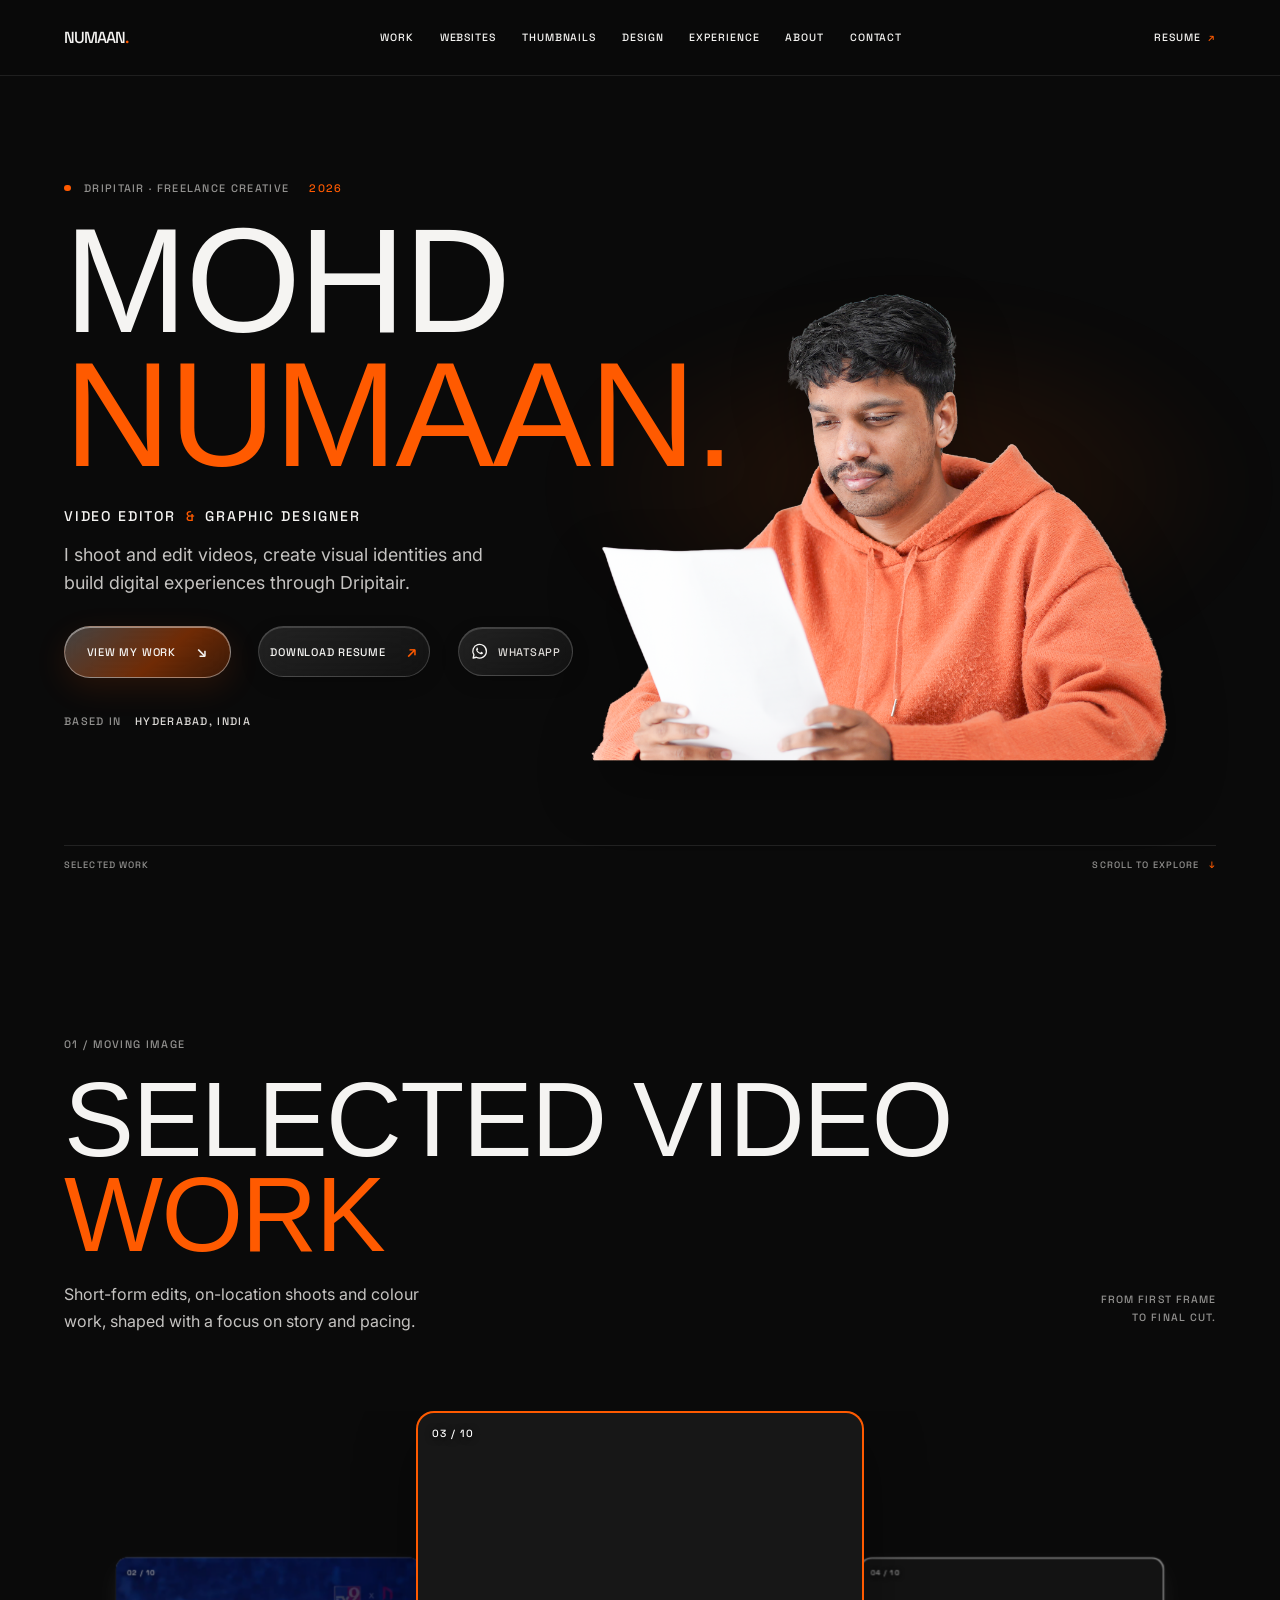
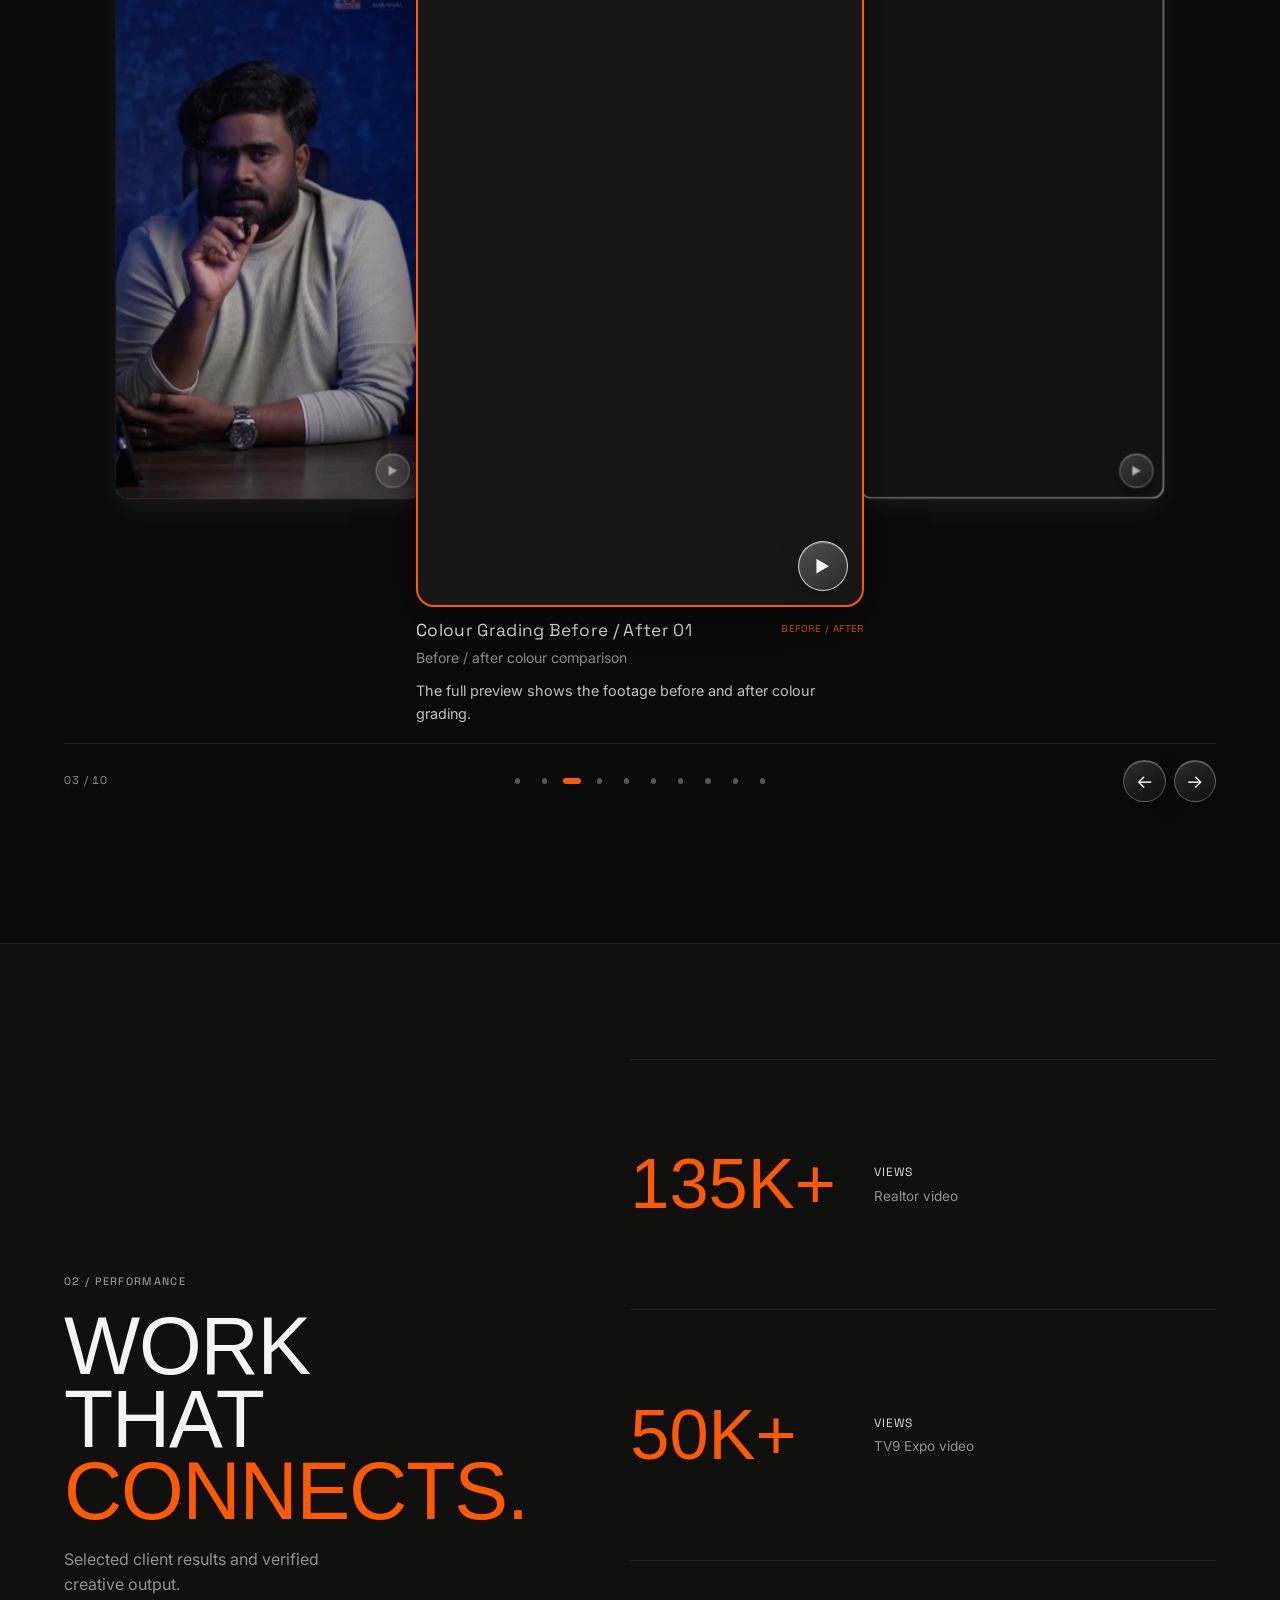
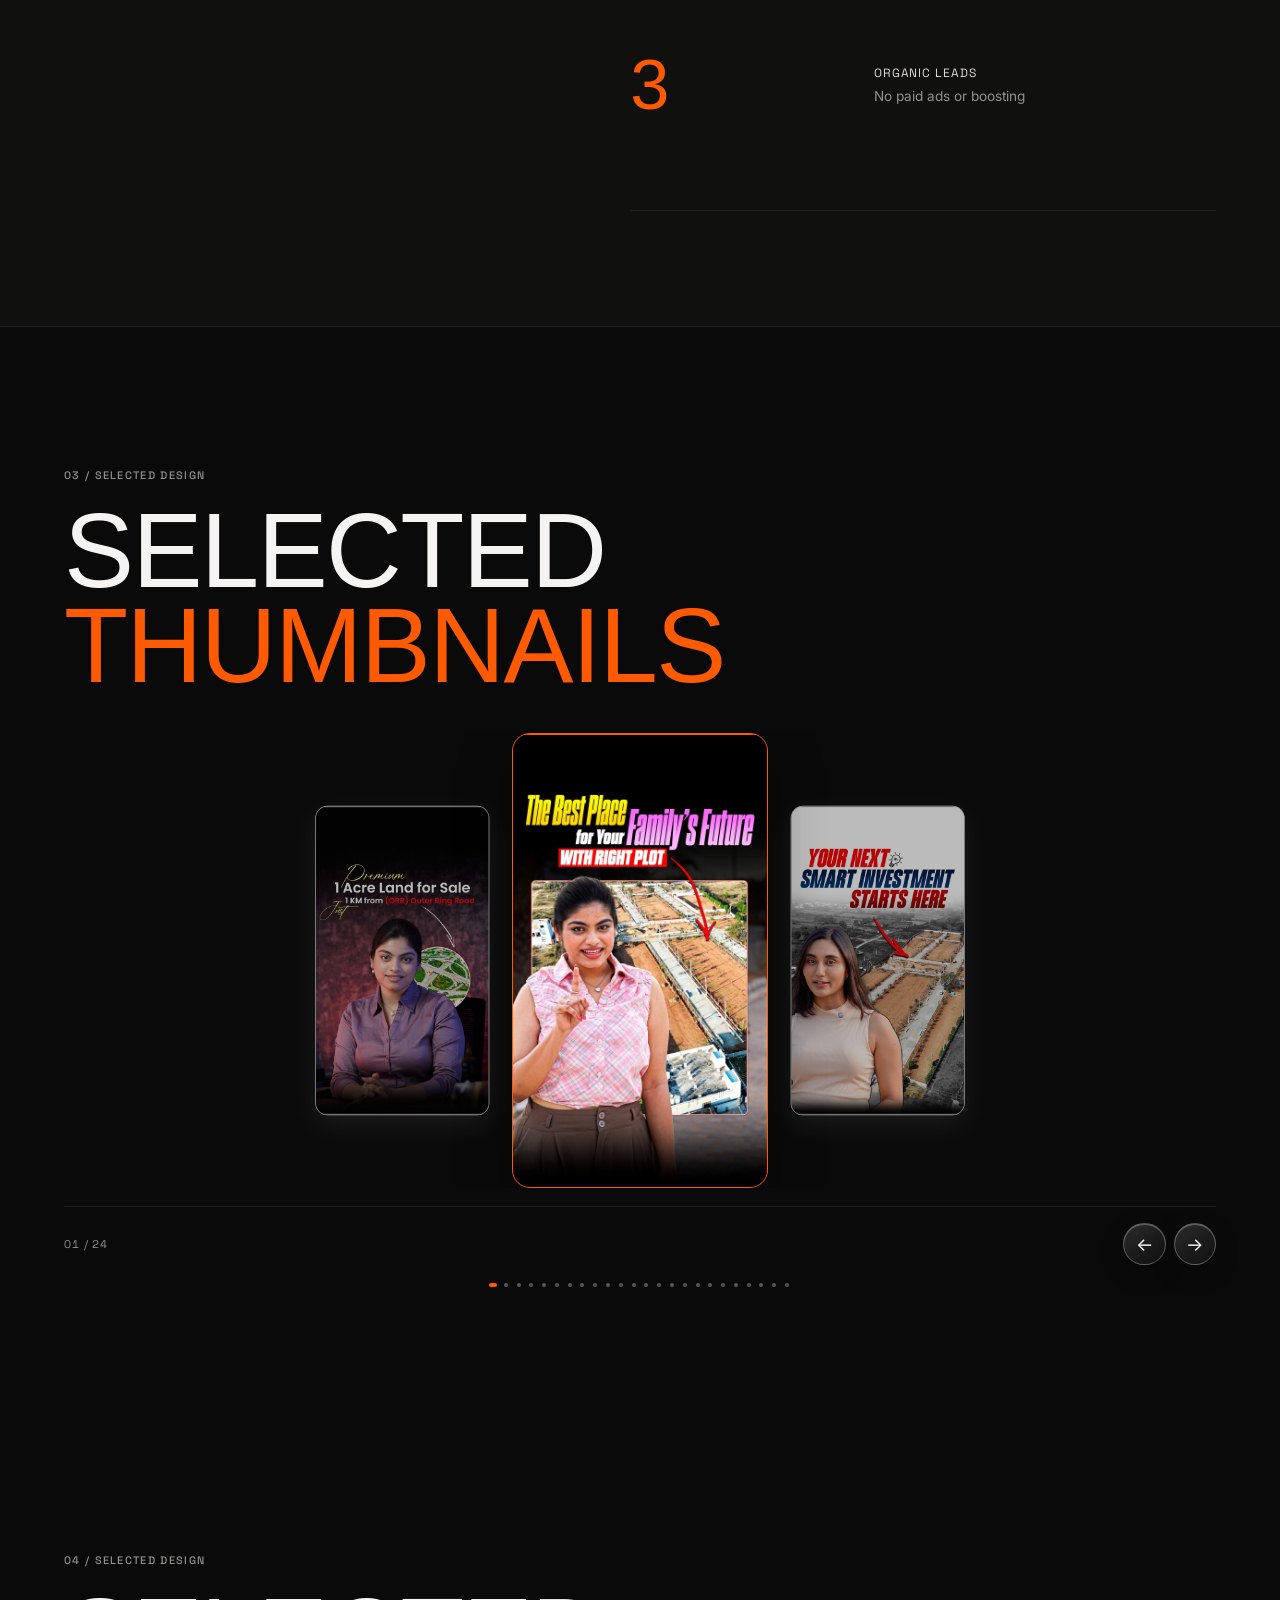
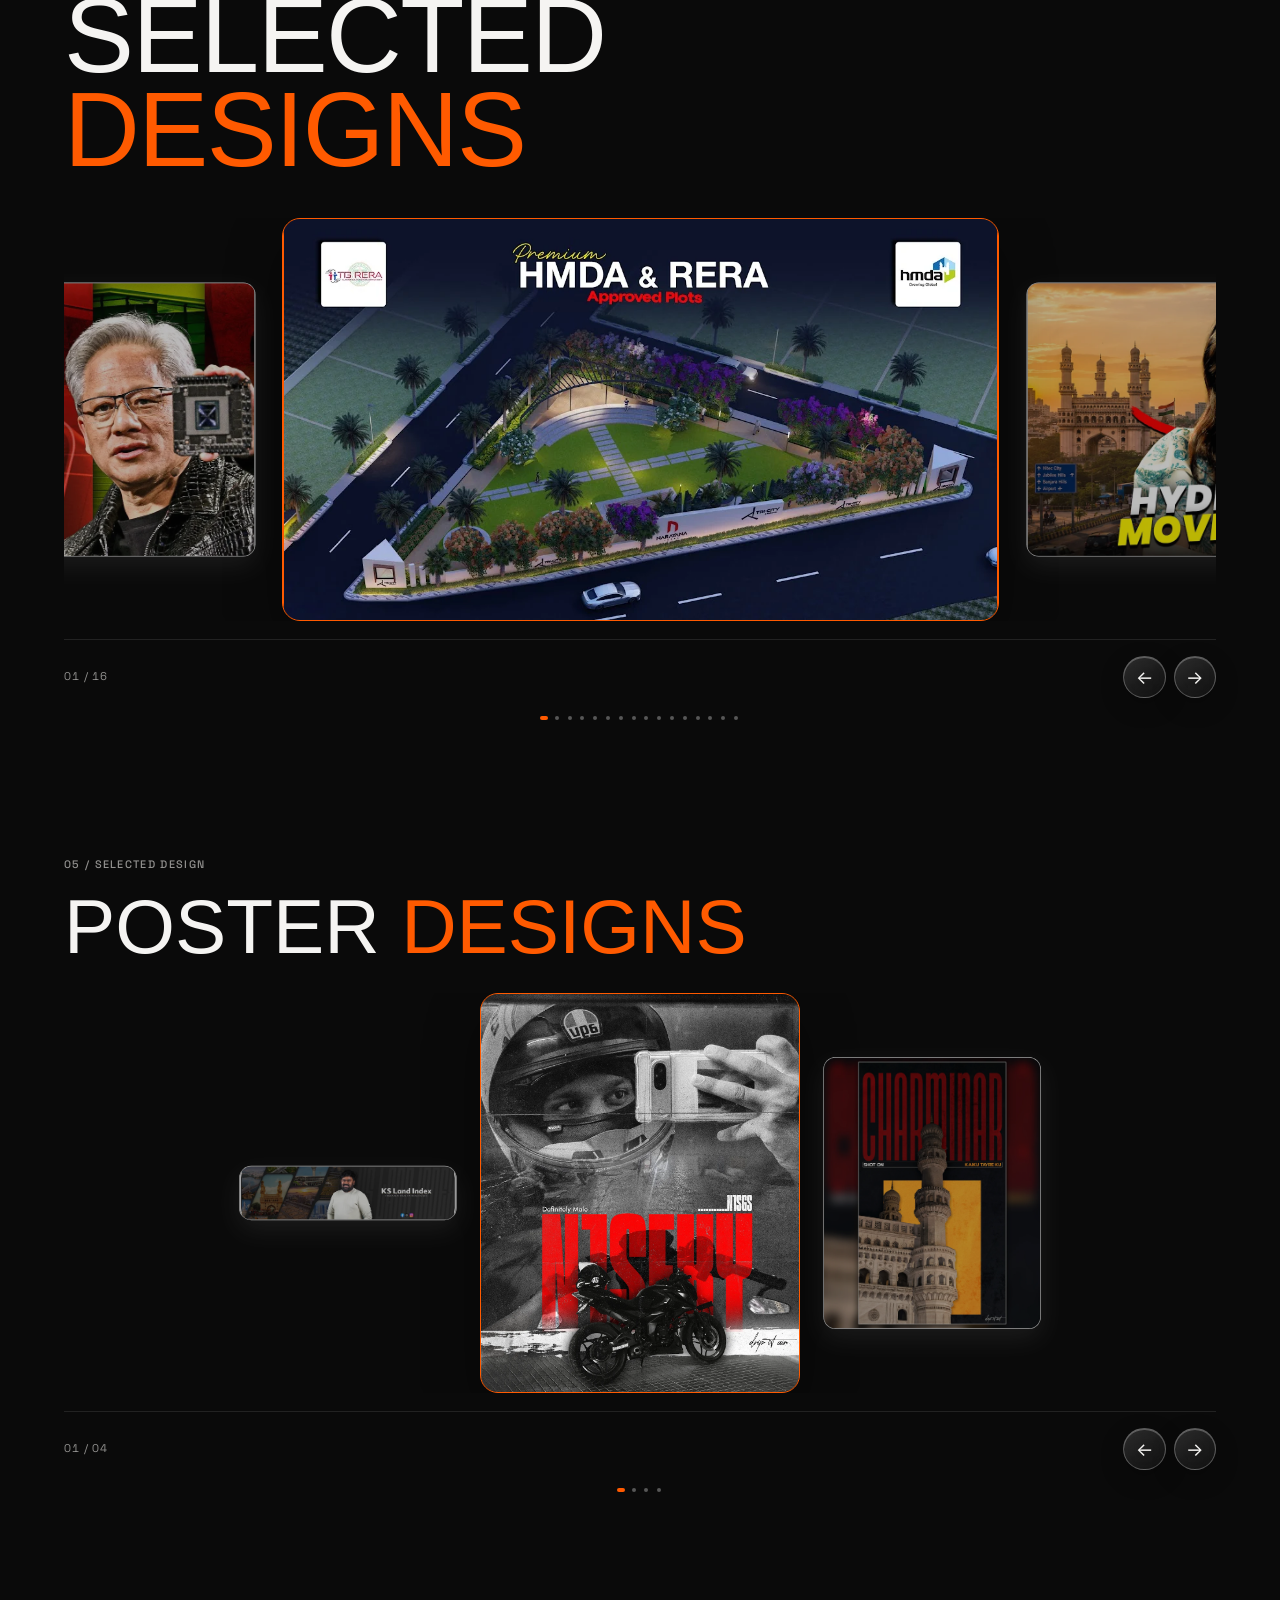
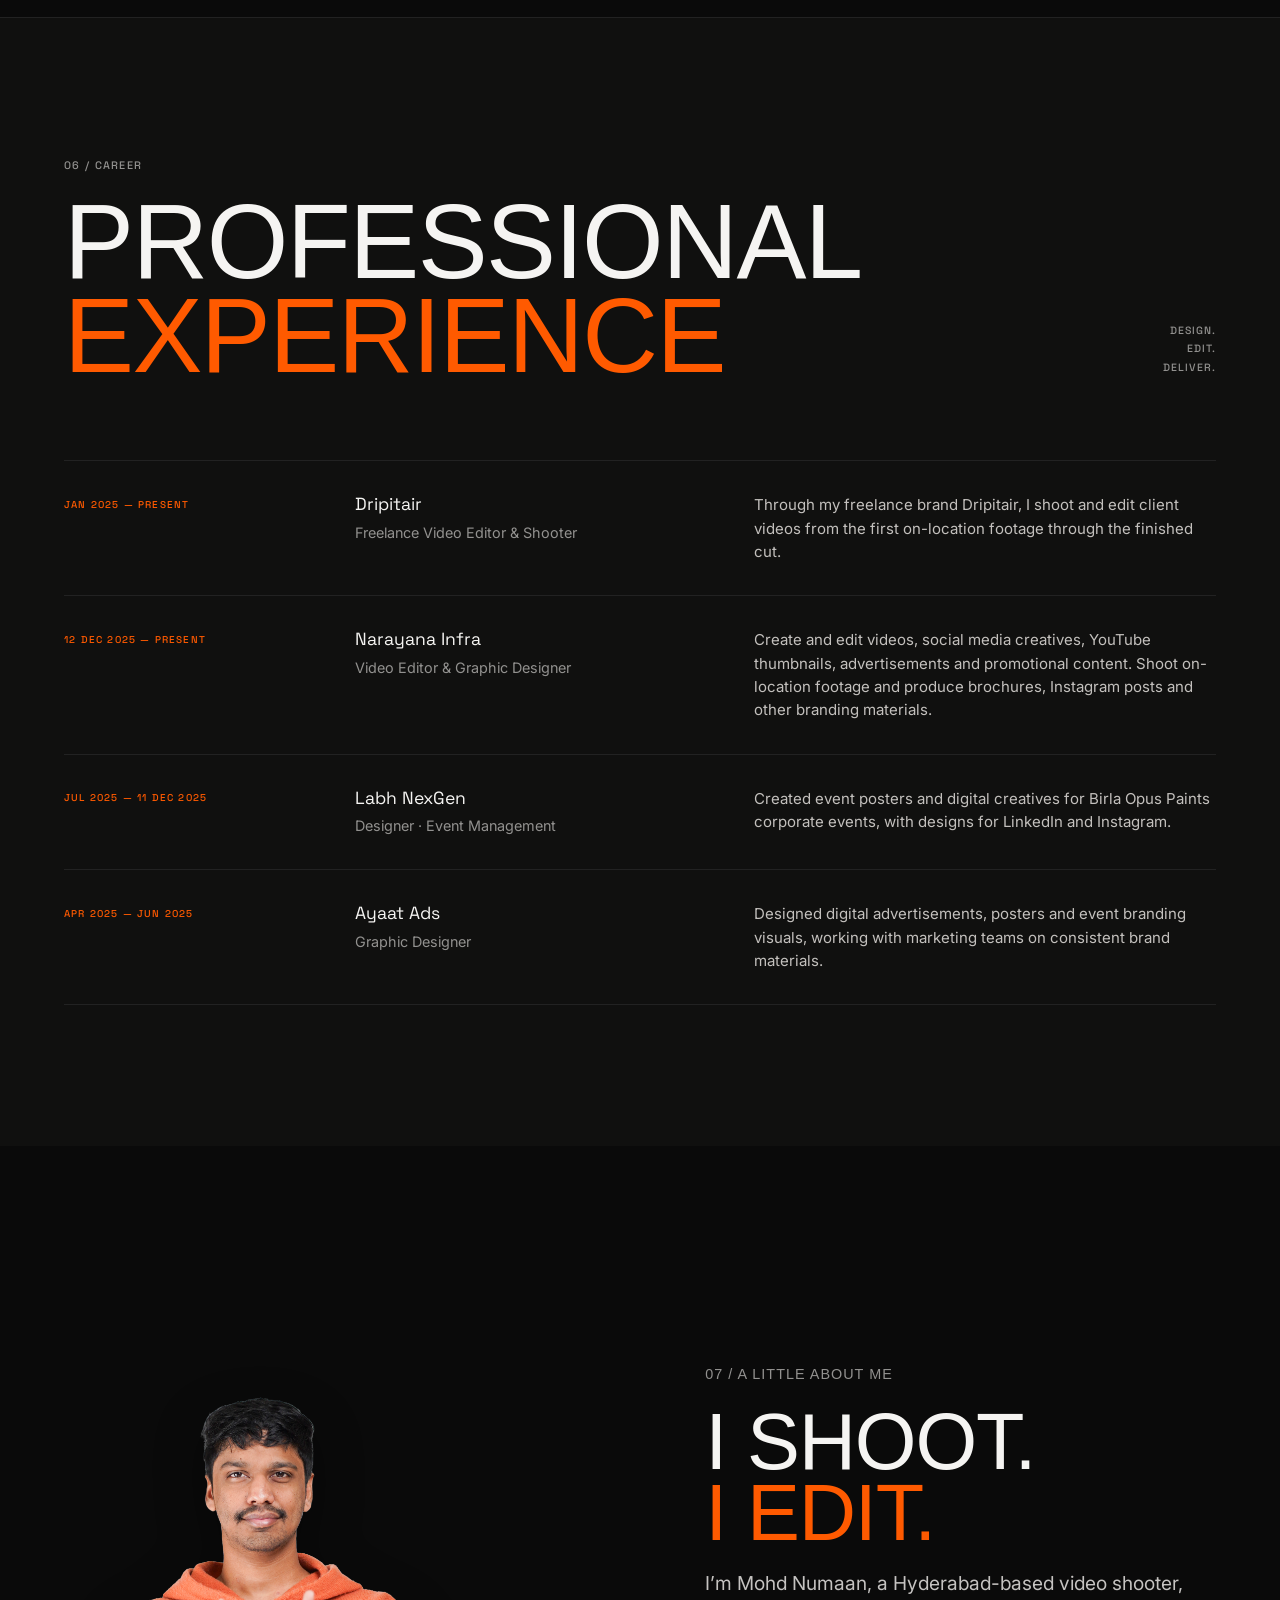
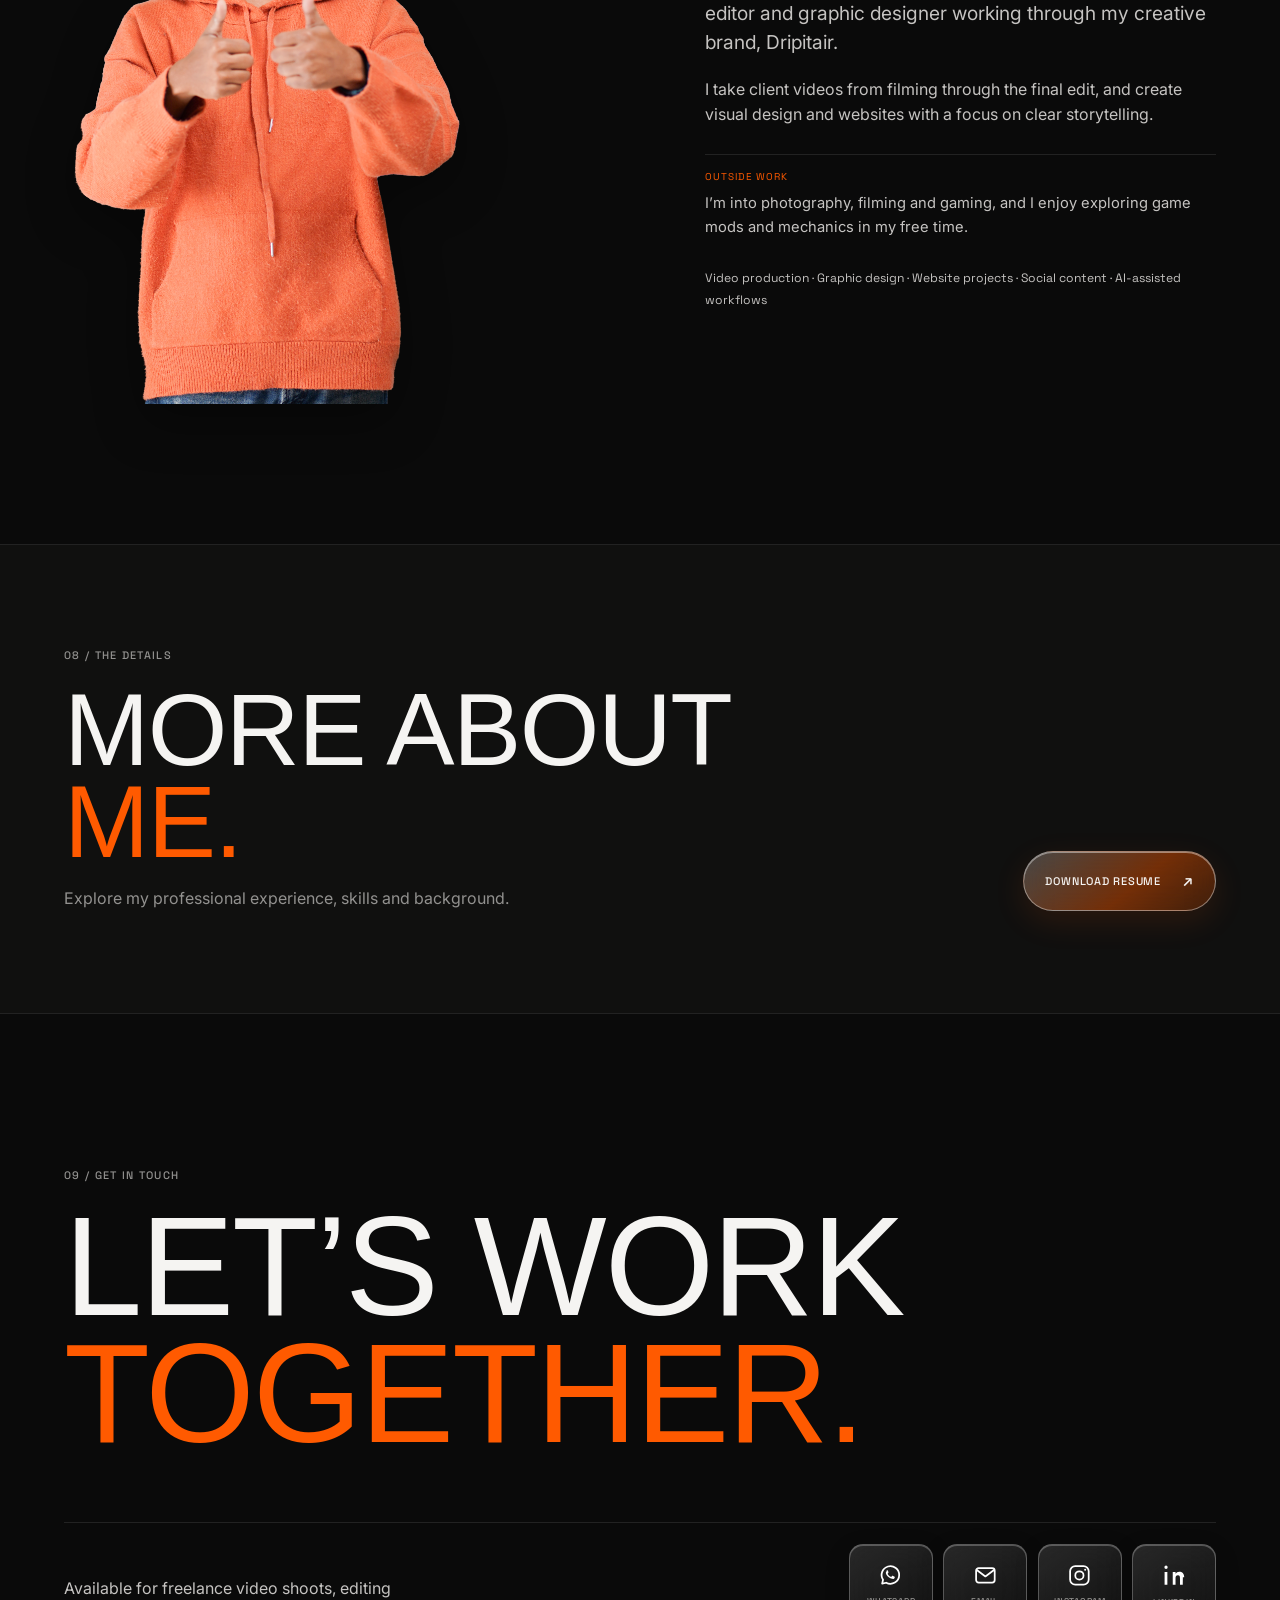
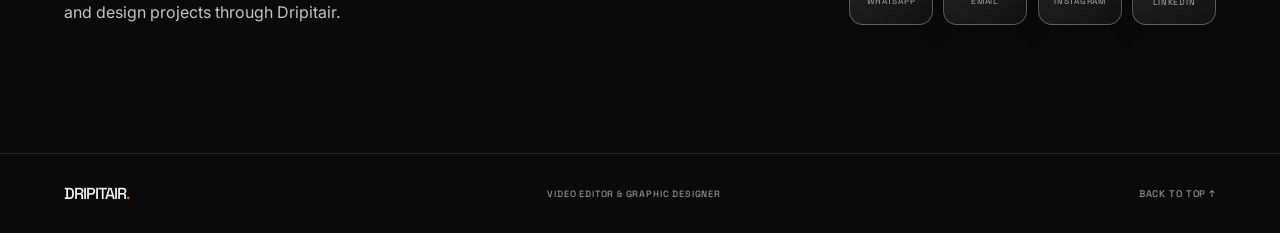
<file: index.html>
<!doctype html>
<html lang="en">
  <head>
    <meta charset="utf-8" />
    <meta name="viewport" content="width=device-width, initial-scale=1" />
    <meta name="theme-color" content="#0a0a0a" />
    <meta name="description" content="Mohd Numaan — freelance video editor, graphic designer, and web creator behind Dripitair." />
    <title>Mohd Numaan — Video Editor &amp; Graphic Designer</title>
    <link rel="preconnect" href="https://fonts.googleapis.com" />
    <link rel="preconnect" href="https://fonts.gstatic.com" crossorigin />
    <link href="https://fonts.googleapis.com/css2?family=Inter:wght@400;500&family=Space+Grotesk:wght@400;500&display=swap" rel="stylesheet" />
    <link rel="stylesheet" href="style.css?v=20261011-gallery-ratios" />
    <script src="script.js?v=20261011-gallery-ratios" defer></script>
  </head>
  <body>
    <a class="skip-link" href="#main">Skip to content</a>
    <header class="site-header">
      <a class="wordmark" href="#top" aria-label="Numaan, back to top">NUMAAN<span>.</span></a>
      <button class="nav-toggle" id="nav-toggle" type="button" aria-expanded="false" aria-controls="primary-nav">
        <span>MENU</span><span class="nav-toggle-mark" aria-hidden="true">+</span>
      </button>
      <nav class="primary-nav" id="primary-nav" aria-label="Main navigation">
        <a href="#work">WORK</a>
        <a href="websites.html">WEBSITES</a>
        <a href="#thumbnails">THUMBNAILS</a>
        <a href="#design">DESIGN</a>
        <a href="#experience">EXPERIENCE</a>
        <a href="#about">ABOUT</a>
        <a href="#contact">CONTACT</a>
      </nav>
      <a class="resume-nav" href="assets/resume/MOHD_NUMAAN_RESUME_2026.pdf.pdf" download>
        RESUME <span aria-hidden="true">↗</span>
      </a>
    </header>

    <main id="main">
      <section class="hero section-shell" id="top" aria-labelledby="hero-title">
        <div class="hero-copy">
          <p class="eyebrow"><span class="eyebrow-dot"></span> DRIPITAIR · FREELANCE CREATIVE <span class="eyebrow-year">2026</span></p>
          <h1 id="hero-title">MOHD<br /><span>NUMAAN<span class="orange-period">.</span></span></h1>
          <p class="hero-role">VIDEO EDITOR <span>&amp;</span> GRAPHIC DESIGNER</p>
          <p class="hero-intro">I shoot and edit videos, create visual identities and build digital experiences through Dripitair.</p>
          <div class="hero-actions">
            <a class="button button-primary" href="#work">VIEW MY WORK <span aria-hidden="true">↘</span></a>
            <a class="button button-text" href="assets/resume/MOHD_NUMAAN_RESUME_2026.pdf.pdf" download>DOWNLOAD RESUME <span aria-hidden="true">↗</span></a>
            <a class="button button-text button-whatsapp" href="https://wa.me/919205286465" target="_blank" rel="noopener noreferrer" aria-label="Message Mohd Numaan on WhatsApp">
              <svg class="button-icon" aria-hidden="true" viewBox="0 0 24 24"><use href="#icon-whatsapp"></use></svg>
              WHATSAPP
            </a>
          </div>
          <p class="hero-location"><span>BASED IN</span> HYDERABAD, INDIA</p>
        </div>
        <figure class="hero-visual" data-reveal>
          <img src="assets/backgrounds/ORANGE_BACKGROUND_01.png" alt="Mohd Numaan working on a laptop" fetchpriority="high" />
        </figure>
        <div class="hero-footnote"><span>SELECTED WORK</span><span>SCROLL TO EXPLORE <span aria-hidden="true">↓</span></span></div>
      </section>

      <section class="section-shell section-work" id="work" aria-labelledby="work-title">
        <div class="section-heading" data-reveal>
          <div>
            <p class="eyebrow">01 / MOVING IMAGE</p>
            <h2 id="work-title">SELECTED VIDEO<br /><span>WORK</span></h2>
            <p class="video-section-intro">Short-form edits, on-location shoots and colour work, shaped with a focus on story and pacing.</p>
          </div>
          <p class="section-aside">FROM FIRST FRAME<br />TO FINAL CUT.</p>
        </div>
        <div class="video-carousel">
          <div class="video-grid" id="video-grid" role="region" aria-label="Selected video projects" tabindex="0"></div>
          <div class="video-carousel-controls">
            <span class="video-carousel-count" id="video-carousel-count" aria-live="polite">01 / 10</span>
            <div class="video-carousel-pagination" id="video-carousel-pagination" role="group" aria-label="Choose a video project"></div>
            <div class="video-carousel-arrows">
              <button class="video-carousel-arrow" id="video-carousel-prev" type="button" aria-label="Previous video">←</button>
              <button class="video-carousel-arrow" id="video-carousel-next" type="button" aria-label="Next video">→</button>
            </div>
          </div>
        </div>
      </section>

      <section class="results-band" id="results" aria-labelledby="results-title">
        <div class="section-shell results-inner">
          <div class="results-heading" data-reveal>
            <p class="eyebrow">02 / PERFORMANCE</p>
            <h2 id="results-title">WORK THAT<br /><span>CONNECTS.</span></h2>
            <p>Selected client results and verified creative output.</p>
          </div>
          <div class="results-list" id="results-list"></div>
        </div>
      </section>

      <section class="section-shell gallery-section" id="thumbnails" aria-labelledby="vertical-title">
        <div class="section-heading gallery-heading" data-reveal>
          <div>
            <p class="eyebrow">03 / SELECTED DESIGN</p>
            <h2 id="vertical-title">SELECTED<br /><span>THUMBNAILS</span></h2>
          </div>
        </div>
        <div class="gallery-carousel">
          <div class="gallery-grid vertical-grid" id="vertical-gallery" role="region" aria-label="Vertical thumbnail designs" tabindex="0"></div>
          <div class="video-carousel-controls gallery-carousel-controls">
            <span class="video-carousel-count gallery-carousel-count" data-gallery-count aria-live="polite">01 / 24</span>
            <div class="video-carousel-pagination gallery-carousel-pagination" data-gallery-pagination role="group" aria-label="Choose a vertical thumbnail"></div>
            <div class="video-carousel-arrows gallery-carousel-arrows">
              <button class="video-carousel-arrow gallery-carousel-arrow" data-gallery-prev type="button" aria-label="Previous vertical thumbnail">←</button>
              <button class="video-carousel-arrow gallery-carousel-arrow" data-gallery-next type="button" aria-label="Next vertical thumbnail">→</button>
            </div>
          </div>
        </div>
      </section>

      <section class="section-shell gallery-section horizontal-section" id="design" aria-labelledby="horizontal-title">
        <div class="section-heading gallery-heading" data-reveal>
          <div>
            <p class="eyebrow">04 / SELECTED DESIGN</p>
            <h2 id="horizontal-title">SELECTED<br /><span>DESIGNS</span></h2>
          </div>
        </div>
        <div class="gallery-carousel">
          <div class="gallery-grid horizontal-grid" id="horizontal-gallery" role="region" aria-label="Horizontal thumbnail designs" tabindex="0"></div>
          <div class="video-carousel-controls gallery-carousel-controls">
            <span class="video-carousel-count gallery-carousel-count" data-gallery-count aria-live="polite">01 / 16</span>
            <div class="video-carousel-pagination gallery-carousel-pagination" data-gallery-pagination role="group" aria-label="Choose a horizontal thumbnail"></div>
            <div class="video-carousel-arrows gallery-carousel-arrows">
              <button class="video-carousel-arrow gallery-carousel-arrow" data-gallery-prev type="button" aria-label="Previous horizontal thumbnail">←</button>
              <button class="video-carousel-arrow gallery-carousel-arrow" data-gallery-next type="button" aria-label="Next horizontal thumbnail">→</button>
            </div>
          </div>
        </div>
        <div class="poster-block">
          <div class="poster-heading" data-reveal>
            <p class="eyebrow">05 / SELECTED DESIGN</p>
            <h3>POSTER <span>DESIGNS</span></h3>
          </div>
          <div class="gallery-carousel">
            <div class="gallery-grid poster-grid" id="poster-gallery" role="region" aria-label="Poster designs" tabindex="0"></div>
            <div class="video-carousel-controls gallery-carousel-controls">
              <span class="video-carousel-count gallery-carousel-count" data-gallery-count aria-live="polite">01 / 04</span>
              <div class="video-carousel-pagination gallery-carousel-pagination" data-gallery-pagination role="group" aria-label="Choose a poster design"></div>
              <div class="video-carousel-arrows gallery-carousel-arrows">
                <button class="video-carousel-arrow gallery-carousel-arrow" data-gallery-prev type="button" aria-label="Previous poster">←</button>
                <button class="video-carousel-arrow gallery-carousel-arrow" data-gallery-next type="button" aria-label="Next poster">→</button>
              </div>
            </div>
          </div>
        </div>
      </section>

      <section class="experience-section" id="experience" aria-labelledby="experience-title">
        <div class="section-shell">
          <div class="section-heading" data-reveal>
            <div>
              <p class="eyebrow">06 / CAREER</p>
              <h2 id="experience-title">PROFESSIONAL<br /><span>EXPERIENCE</span></h2>
            </div>
            <p class="section-aside">DESIGN.<br />EDIT.<br />DELIVER.</p>
          </div>
          <div class="experience-list">
            <article class="experience-row" data-reveal>
              <p class="experience-date">JAN 2025 — PRESENT</p>
              <div class="experience-role"><h3>Dripitair</h3><p>Freelance Video Editor &amp; Shooter</p></div>
              <p class="experience-detail">Through my freelance brand Dripitair, I shoot and edit client videos from the first on-location footage through the finished cut.</p>
            </article>
            <article class="experience-row" data-reveal>
              <p class="experience-date">12 DEC 2025 — PRESENT</p>
              <div class="experience-role"><h3>Narayana Infra</h3><p>Video Editor &amp; Graphic Designer</p></div>
              <p class="experience-detail">Create and edit videos, social media creatives, YouTube thumbnails, advertisements and promotional content. Shoot on-location footage and produce brochures, Instagram posts and other branding materials.</p>
            </article>
            <article class="experience-row" data-reveal>
              <p class="experience-date">JUL 2025 — 11 DEC 2025</p>
              <div class="experience-role"><h3>Labh NexGen</h3><p>Designer · Event Management</p></div>
              <p class="experience-detail">Created event posters and digital creatives for Birla Opus Paints corporate events, with designs for LinkedIn and Instagram.</p>
            </article>
            <article class="experience-row" data-reveal>
              <p class="experience-date">APR 2025 — JUN 2025</p>
              <div class="experience-role"><h3>Ayaat Ads</h3><p>Graphic Designer</p></div>
              <p class="experience-detail">Designed digital advertisements, posters and event branding visuals, working with marketing teams on consistent brand materials.</p>
            </article>
          </div>
        </div>
      </section>

      <section class="section-shell about-section" id="about" aria-labelledby="about-title">
        <div class="about-visual" data-reveal>
          <img src="assets/backgrounds/ORANGE_BACKGROUND_02.png" alt="Mohd Numaan in an orange sweatshirt" loading="lazy" />
        </div>
        <div class="about-copy" data-reveal>
          <p class="eyebrow">07 / A LITTLE ABOUT ME</p>
          <h2 id="about-title">I SHOOT.<br /><span>I EDIT.</span></h2>
          <p class="about-lede">I’m Mohd Numaan, a Hyderabad-based video shooter, editor and graphic designer working through my creative brand, Dripitair.</p>
          <p>I take client videos from filming through the final edit, and create visual design and websites with a focus on clear storytelling.</p>
          <div class="about-personal">
            <p class="about-note-label">OUTSIDE WORK</p>
            <p>I’m into photography, filming and gaming, and I enjoy exploring game mods and mechanics in my free time.</p>
          </div>
          <p class="about-capabilities">Video production · Graphic design · Website projects · Social content · AI-assisted workflows</p>
        </div>
      </section>

      <section class="resume-section" id="resume" aria-labelledby="resume-title">
        <div class="section-shell resume-inner" data-reveal>
          <div>
            <p class="eyebrow">08 / THE DETAILS</p>
            <h2 id="resume-title">MORE ABOUT<br /><span>ME.</span></h2>
            <p>Explore my professional experience, skills and background.</p>
          </div>
          <a class="button button-primary button-large" href="assets/resume/MOHD_NUMAAN_RESUME_2026.pdf.pdf" download>DOWNLOAD RESUME <span aria-hidden="true">↗</span></a>
        </div>
      </section>

      <section class="section-shell contact-section" id="contact" aria-labelledby="contact-title">
        <p class="eyebrow">09 / GET IN TOUCH</p>
        <h2 id="contact-title">LET’S WORK<br /><span>TOGETHER.</span></h2>
        <div class="contact-bottom">
          <p>Available for freelance video shoots, editing and design projects through Dripitair.</p>
          <nav class="contact-details" id="contact-details" aria-label="Contact and social links"></nav>
        </div>
      </section>
    </main>

    <footer class="site-footer section-shell">
      <a class="wordmark" href="#top">DRIPITAIR<span>.</span></a>
      <p>VIDEO EDITOR &amp; GRAPHIC DESIGNER</p>
      <a href="#top">BACK TO TOP ↑</a>
    </footer>

    <dialog class="viewer-dialog" id="image-viewer" aria-label="Image preview">
      <div class="viewer-toolbar"><p id="image-caption"></p><button class="viewer-close" type="button" data-close="image-viewer" aria-label="Close image preview">CLOSE <span aria-hidden="true">×</span></button></div>
      <figure class="image-viewer-figure"><img id="viewer-image" alt="" /><figcaption id="viewer-image-caption"></figcaption></figure>
    </dialog>
    <dialog class="viewer-dialog video-dialog" id="video-viewer" aria-label="Video player">
      <div class="viewer-toolbar"><p id="video-caption"></p><button class="viewer-close" type="button" data-close="video-viewer" aria-label="Close video player">CLOSE <span aria-hidden="true">×</span></button></div>
      <div class="video-frame-wrap"><iframe id="video-frame" title="Selected video project" allow="fullscreen; picture-in-picture" allowfullscreen loading="lazy" referrerpolicy="strict-origin-when-cross-origin"></iframe></div>
      <div class="video-playback-fallback">
        <img id="video-fallback-poster" alt="" />
        <div class="video-playback-fallback-copy">
          <p class="eyebrow">LOCAL PREVIEW</p>
          <p>If the Drive player won’t load, use this poster and open the original clip directly.</p>
        </div>
        <a id="video-open-drive" class="button" href="#" target="_blank" rel="noopener noreferrer">OPEN IN DRIVE <span aria-hidden="true">↗</span></a>
      </div>
    </dialog>
    <svg class="icon-sprite" xmlns="http://www.w3.org/2000/svg" aria-hidden="true" focusable="false">
      <symbol id="icon-whatsapp" viewBox="0 0 24 24">
        <path d="M20.5 11.7a8.5 8.5 0 0 1-12.6 7.4L4 20l.9-3.8a8.5 8.5 0 1 1 15.6-4.5Z" fill="none" stroke="currentColor" stroke-linecap="round" stroke-linejoin="round" stroke-width="1.7" />
        <path d="M8.4 7.9c-.3.2-.8.8-.8 1.6s.5 1.7.6 1.9c.1.2 1.5 2.5 3.8 3.4 1.9.8 2.3.6 2.7.6.4-.1 1.2-.5 1.4-1 .2-.5.2-.9.1-1s-.3-.2-.6-.4l-1.4-.7c-.2-.1-.4-.1-.5.1l-.7.9c-.1.2-.3.2-.5.1-.3-.1-1-.4-1.8-1.1-.7-.6-1.1-1.4-1.3-1.7-.1-.2 0-.3.1-.4l.4-.5c.1-.1.2-.3.2-.4.1-.2 0-.3 0-.5l-.6-1.5c-.2-.4-.4-.4-.6-.4h-.5Z" fill="currentColor" />
      </symbol>
      <symbol id="icon-mail" viewBox="0 0 24 24">
        <rect x="3" y="5" width="18" height="14" rx="2.5" fill="none" stroke="currentColor" stroke-width="1.7" />
        <path d="m4 7 8 6 8-6" fill="none" stroke="currentColor" stroke-linecap="round" stroke-linejoin="round" stroke-width="1.7" />
      </symbol>
      <symbol id="icon-instagram" viewBox="0 0 24 24">
        <rect x="3" y="3" width="18" height="18" rx="5" fill="none" stroke="currentColor" stroke-width="1.7" />
        <circle cx="12" cy="12" r="4" fill="none" stroke="currentColor" stroke-width="1.7" />
        <circle cx="17.6" cy="6.5" r="1" fill="currentColor" />
      </symbol>
      <symbol id="icon-linkedin" viewBox="0 0 24 24">
        <path d="M5.2 8.7H2.5V21h2.7V8.7ZM3.9 2.5a1.6 1.6 0 1 0 0 3.2 1.6 1.6 0 0 0 0-3.2ZM21.5 13.9c0-3.7-2-5.4-4.7-5.4a4.1 4.1 0 0 0-3.7 2v-1.8h-2.7V21h2.7v-6.1c0-1.6.3-3.1 2.3-3.1s2 1.8 2 3.2V21h2.7l.1-7.1Z" fill="currentColor" />
      </symbol>
    </svg>
  </body>
</html>
</file>
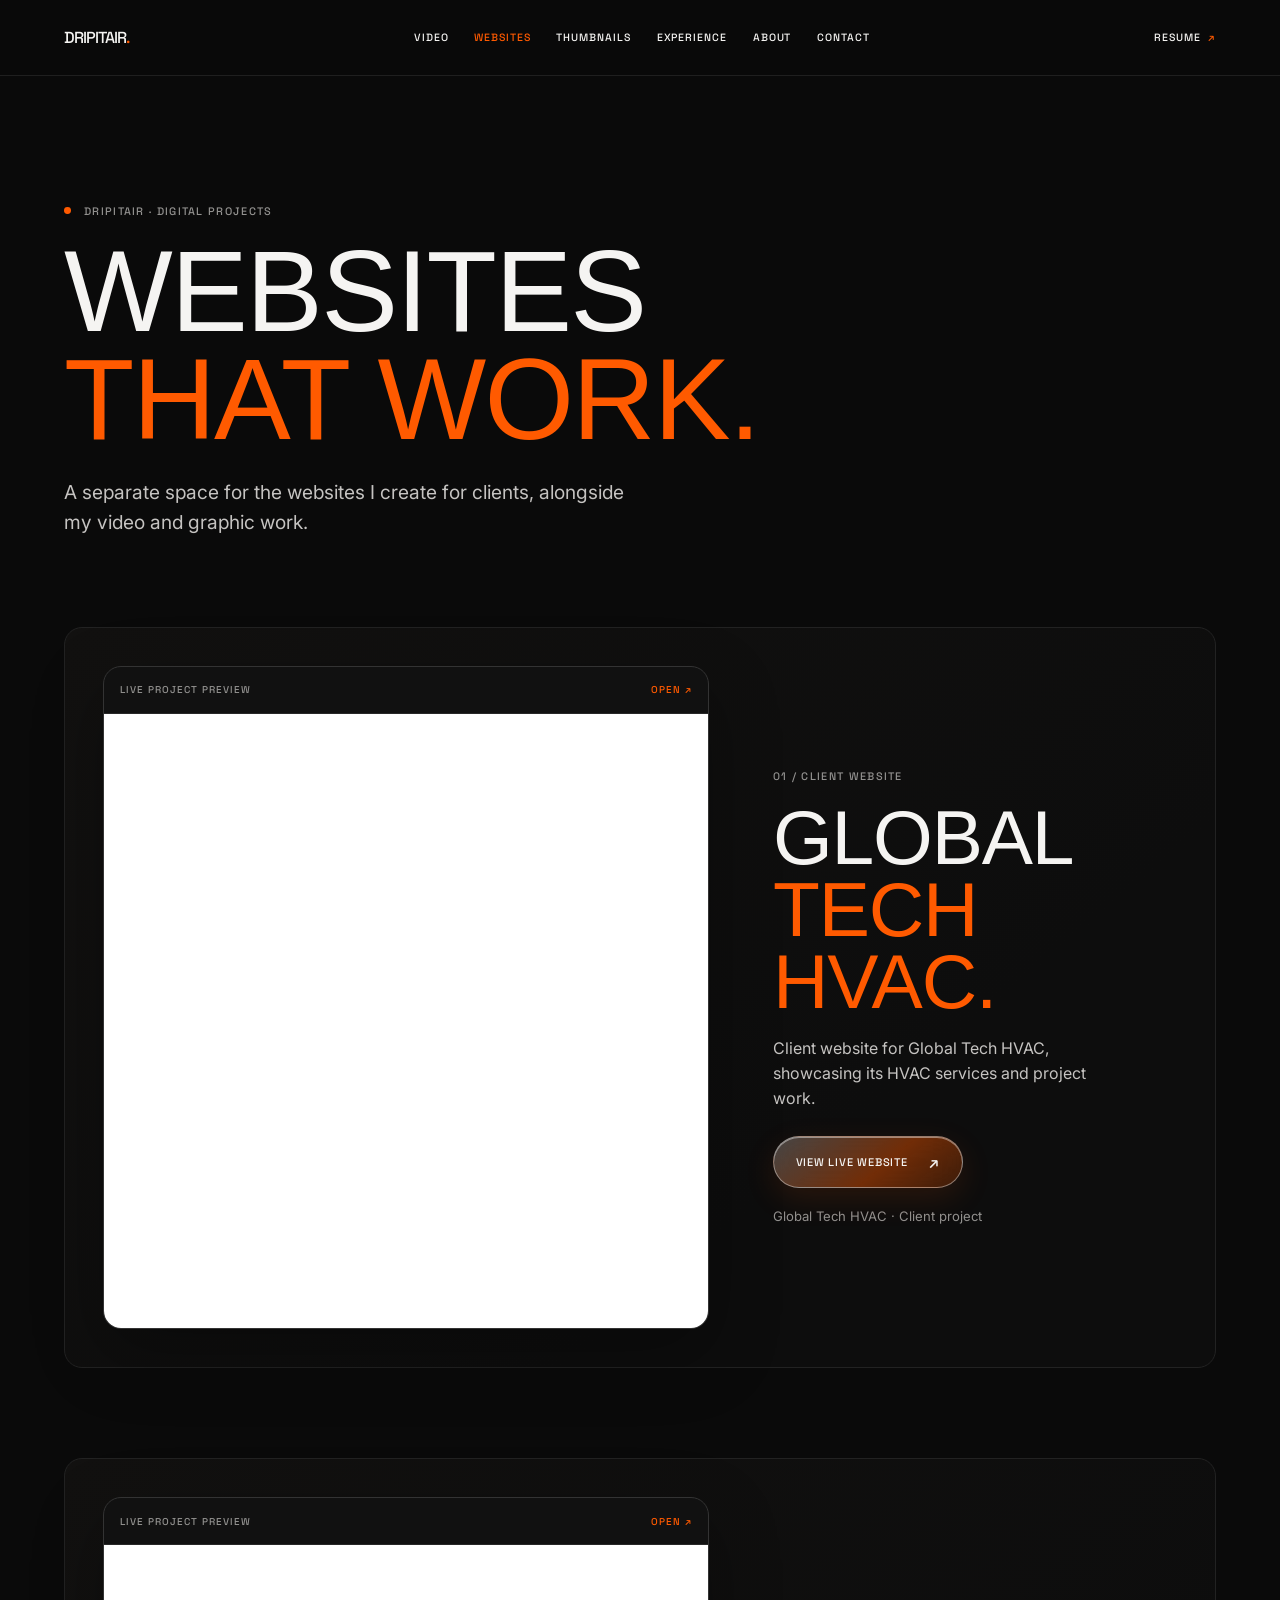
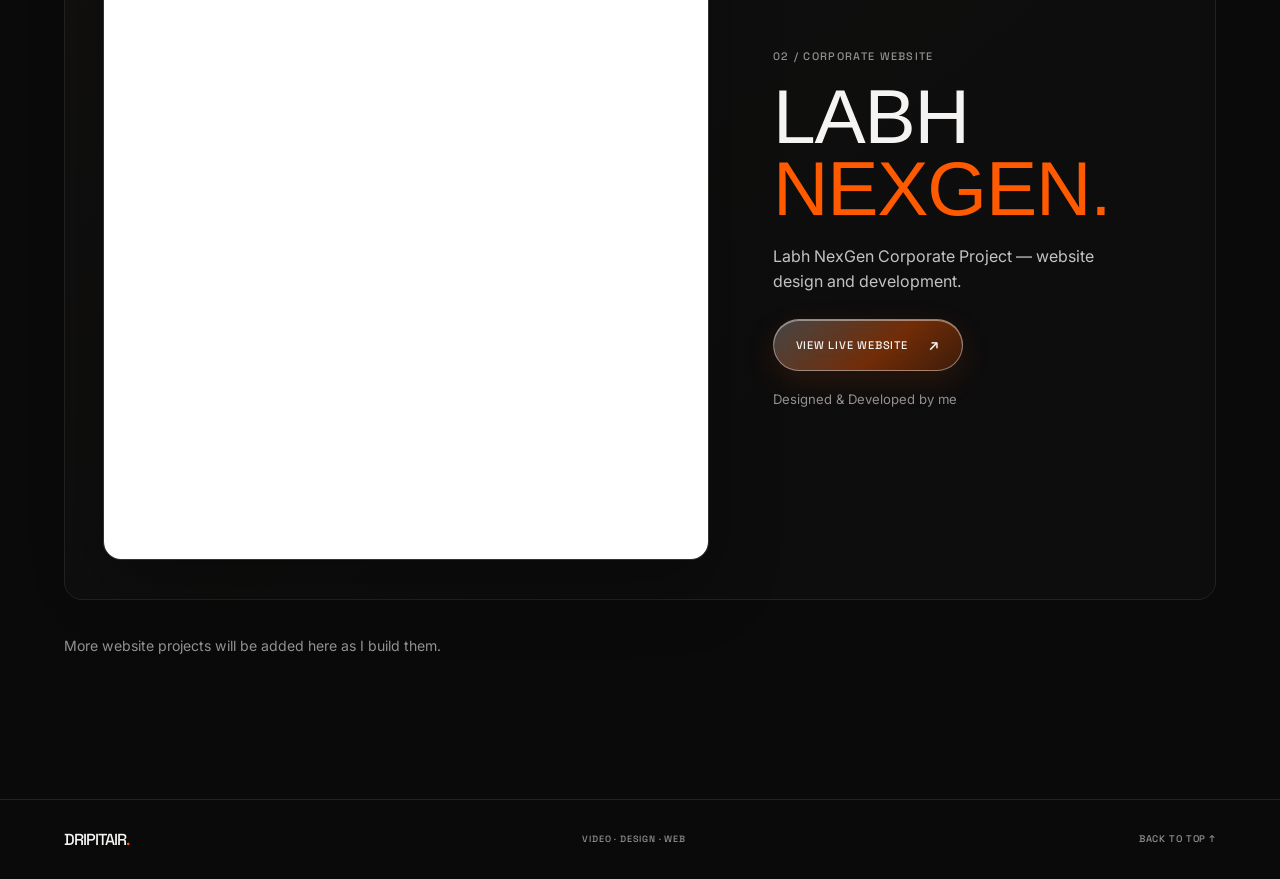
<file: websites.html>
<!doctype html>
<html lang="en">
  <head>
    <meta charset="utf-8" />
    <meta name="viewport" content="width=device-width, initial-scale=1" />
    <meta name="theme-color" content="#0a0a0a" />
    <meta name="description" content="Website design and development projects by Mohd Numaan, including the Labh NexGen corporate project." />
    <title>Website Projects — Dripitair</title>
    <link rel="preconnect" href="https://fonts.googleapis.com" />
    <link rel="preconnect" href="https://fonts.gstatic.com" crossorigin />
    <link href="https://fonts.googleapis.com/css2?family=Inter:wght@400;500&family=Space+Grotesk:wght@400;500&display=swap" rel="stylesheet" />
    <link rel="stylesheet" href="style.css" />
    <script src="website-page.js" defer></script>
  </head>
  <body>
    <a class="skip-link" href="#main">Skip to content</a>
    <header class="site-header">
      <a class="wordmark" href="index.html#top" aria-label="Dripitair, home">DRIPITAIR<span>.</span></a>
      <button class="nav-toggle" id="nav-toggle" type="button" aria-expanded="false" aria-controls="primary-nav">
        <span>MENU</span><span class="nav-toggle-mark" aria-hidden="true">+</span>
      </button>
      <nav class="primary-nav" id="primary-nav" aria-label="Main navigation">
        <a href="index.html#work">VIDEO</a>
        <a href="websites.html" aria-current="page">WEBSITES</a>
        <a href="index.html#thumbnails">THUMBNAILS</a>
        <a href="index.html#experience">EXPERIENCE</a>
        <a href="index.html#about">ABOUT</a>
        <a href="index.html#contact">CONTACT</a>
      </nav>
      <a class="resume-nav" href="assets/resume/MOHD_NUMAAN_RESUME_2026.pdf.pdf" download>
        RESUME <span aria-hidden="true">↗</span>
      </a>
    </header>

    <main id="main">
      <section class="website-page section-shell" aria-labelledby="website-page-title">
        <div class="website-page-intro">
          <p class="eyebrow"><span class="eyebrow-dot"></span> DRIPITAIR · DIGITAL PROJECTS</p>
          <h1 id="website-page-title">WEBSITES<br /><span>THAT WORK.</span></h1>
          <p>A separate space for the websites I create for clients, alongside my video and graphic work.</p>
        </div>

        <article class="website-project-card" aria-labelledby="globaltech-title">
          <div class="website-preview-frame">
            <div class="website-preview-toolbar">
              <span>LIVE PROJECT PREVIEW</span>
              <a href="https://globaltech.center/" target="_blank" rel="noopener noreferrer">OPEN ↗</a>
            </div>
            <div class="website-preview">
              <iframe
                src="https://globaltech.center/"
                title="Global Tech HVAC client website"
                loading="lazy"
                referrerpolicy="strict-origin-when-cross-origin"
              ></iframe>
            </div>
          </div>
          <div class="website-project-copy">
            <p class="eyebrow">01 / CLIENT WEBSITE</p>
            <h2 id="globaltech-title">GLOBAL<br /><span>TECH HVAC.</span></h2>
            <p>Client website for Global Tech HVAC, showcasing its HVAC services and project work.</p>
            <a class="button button-primary" href="https://globaltech.center/" target="_blank" rel="noopener noreferrer">
              VIEW LIVE WEBSITE <span aria-hidden="true">↗</span>
            </a>
            <span class="website-project-credit">Global Tech HVAC · Client project</span>
          </div>
        </article>

        <article class="website-project-card" aria-labelledby="labh-title">
          <div class="website-preview-frame">
            <div class="website-preview-toolbar">
              <span>LIVE PROJECT PREVIEW</span>
              <a href="https://dripitair.github.io/labhproject2/" target="_blank" rel="noopener noreferrer">OPEN ↗</a>
            </div>
            <div class="website-preview">
              <iframe
                src="https://dripitair.github.io/labhproject2/"
                title="Labh NexGen corporate website project by Mohd Numaan"
                loading="lazy"
                referrerpolicy="strict-origin-when-cross-origin"
              ></iframe>
            </div>
          </div>
          <div class="website-project-copy">
            <p class="eyebrow">02 / CORPORATE WEBSITE</p>
            <h2 id="labh-title">LABH<br /><span>NEXGEN.</span></h2>
            <p>Labh NexGen Corporate Project — website design and development.</p>
            <a class="button button-primary" href="https://dripitair.github.io/labhproject2/" target="_blank" rel="noopener noreferrer">
              VIEW LIVE WEBSITE <span aria-hidden="true">↗</span>
            </a>
            <span class="website-project-credit">Designed &amp; Developed by me</span>
          </div>
        </article>
        <p class="website-bottom-note">More website projects will be added here as I build them.</p>
      </section>
    </main>

    <footer class="site-footer section-shell">
      <a class="wordmark" href="index.html#top">DRIPITAIR<span>.</span></a>
      <p>VIDEO · DESIGN · WEB</p>
      <a href="#main">BACK TO TOP ↑</a>
    </footer>
  </body>
</html>
</file>
<file: style.css>
:root {
  color-scheme: dark;
  --bg: #0a0a0a;
  --panel: #111111;
  --text: #f5f4f2;
  --muted: #92918f;
  --line: #222222;
  --orange: #ff5a00;
  --glass-fill: rgba(255, 255, 255, 0.075);
  --glass-edge: rgba(255, 255, 255, 0.28);
  --radius: 14px;
  --radius-large: 18px;
  --display: "Coolvetica", "Arial Narrow", Arial, sans-serif;
  --body: "Inter", Arial, Helvetica, sans-serif;
  --label: "Space Grotesk", "Inter", Arial, Helvetica, sans-serif;
  --page-gutter: clamp(1.15rem, 5vw, 5.4rem);
  --content-width: 1600px;
}

*,
*::before,
*::after {
  box-sizing: border-box;
}

html {
  scroll-behavior: smooth;
  scroll-padding-top: 6.5rem;
  background: var(--bg);
}

body {
  margin: 0;
  background: var(--bg);
  color: var(--text);
  font-family: var(--body);
  font-size: 16px;
  line-height: 1.55;
  -webkit-font-smoothing: antialiased;
}

body.dialog-open {
  overflow: hidden;
}

button,
a {
  color: inherit;
}

a {
  text-decoration: none;
}

button {
  font: inherit;
}

img {
  display: block;
  max-width: 100%;
}

::selection {
  color: var(--bg);
  background: var(--orange);
}

.skip-link {
  position: fixed;
  z-index: 20;
  top: 0.75rem;
  left: 0.75rem;
  padding: 0.7rem 1rem;
  transform: translateY(-180%);
  background: var(--orange);
  color: #111;
  font: 500 0.78rem var(--label);
}

.skip-link:focus {
  transform: translateY(0);
}

.section-shell {
  width: min(100%, var(--content-width));
  margin-inline: auto;
  padding-inline: var(--page-gutter);
}

.site-header {
  position: sticky;
  z-index: 10;
  top: 0;
  display: grid;
  grid-template-columns: auto 1fr auto;
  align-items: center;
  gap: 2rem;
  min-height: 76px;
  padding: 0 var(--page-gutter);
  border-bottom: 1px solid rgba(255, 255, 255, 0.09);
  background: rgba(10, 10, 10, 0.92);
  backdrop-filter: blur(16px);
}

.wordmark {
  width: max-content;
  font: 500 1rem var(--label);
  letter-spacing: -0.06em;
}

.wordmark span,
.orange-period {
  color: var(--orange);
}

.primary-nav {
  display: flex;
  justify-content: center;
  align-items: center;
  gap: clamp(0.85rem, 2vw, 2rem);
}

.primary-nav a,
.resume-nav,
.nav-toggle,
.site-footer p,
.site-footer > a:last-child {
  font: 500 0.66rem var(--label);
  letter-spacing: 0.09em;
}

.primary-nav a,
.resume-nav,
.site-footer > a:last-child {
  transition: color 180ms ease;
}

.primary-nav a:hover,
.primary-nav a:focus-visible,
.primary-nav a[aria-current="page"],
.resume-nav:hover,
.resume-nav:focus-visible,
.site-footer > a:last-child:hover {
  color: var(--orange);
}

.resume-nav {
  justify-self: end;
  white-space: nowrap;
}

.resume-nav span {
  padding-left: 0.2rem;
  color: var(--orange);
}

.nav-toggle {
  display: none;
  align-items: center;
  gap: 0.6rem;
  padding: 0.5rem 0.75rem;
  border: 1px solid var(--glass-edge);
  border-radius: 999px;
  background: linear-gradient(145deg, rgba(255, 255, 255, 0.15), var(--glass-fill) 52%, rgba(255, 255, 255, 0.035));
  box-shadow: inset 0 1px 0 rgba(255, 255, 255, 0.24), 0 8px 24px rgba(0, 0, 0, 0.2);
  -webkit-backdrop-filter: blur(16px) saturate(170%);
  backdrop-filter: blur(16px) saturate(170%);
  cursor: pointer;
}

.nav-toggle-mark {
  color: #fff;
  font-size: 1.15rem;
}

.hero {
  position: relative;
  display: grid;
  min-height: min(820px, calc(100svh - 76px));
  grid-template-columns: minmax(0, 1fr);
  align-items: center;
  padding-top: clamp(3rem, 8vh, 7rem);
  padding-bottom: 6.4rem;
  overflow: hidden;
}

.hero-copy {
  position: relative;
  z-index: 2;
  max-width: 58%;
  padding-bottom: 2rem;
}

.eyebrow,
.hero-location,
.hero-footnote,
.experience-date,
.contact-details dt,
.contact-details .social-label,
.resume-date-note {
  font: 500 0.68rem var(--label);
  letter-spacing: 0.12em;
}

.eyebrow {
  margin: 0 0 1.2rem;
  color: var(--muted);
}

.eyebrow-dot {
  display: inline-block;
  width: 0.43rem;
  height: 0.43rem;
  margin-right: 0.55rem;
  border-radius: 50%;
  background: var(--orange);
  vertical-align: 0.05rem;
}

.eyebrow-year {
  margin-left: 1rem;
  color: var(--orange);
}

.hero h1,
.section-heading h2,
.results-heading h2,
.about-copy h2,
.resume-inner h2,
.contact-section h2 {
  margin: 0;
  font-family: var(--display);
  font-weight: 400;
  letter-spacing: -0.015em;
  line-height: 0.9;
}

.hero h1 {
  font-size: clamp(5.1rem, 11.6vw, 11.6rem);
}

.hero h1 > span,
.section-heading h2 > span,
.results-heading h2 > span,
.about-copy h2 > span,
.resume-inner h2 > span,
.contact-section h2 > span {
  color: var(--orange);
  font-family: var(--display);
  font-weight: 400;
}

.hero-role {
  margin: 1.6rem 0 0;
  font: 500 clamp(0.75rem, 1.1vw, 0.95rem) var(--label);
  letter-spacing: 0.13em;
}

.hero-role span {
  padding: 0 0.25rem;
  color: var(--orange);
}

.hero-intro {
  max-width: 430px;
  margin: 1rem 0 1.8rem;
  color: #c5c3c1;
  font-size: clamp(1rem, 1.4vw, 1.18rem);
  line-height: 1.55;
}

.hero-actions {
  display: flex;
  align-items: center;
  gap: 1.7rem;
  flex-wrap: wrap;
}

.button {
  display: inline-flex;
  min-height: 52px;
  align-items: center;
  justify-content: center;
  gap: 1.35rem;
  padding: 0.85rem 1.35rem;
  border: 1px solid var(--glass-edge);
  border-radius: 999px;
  background: linear-gradient(145deg, rgba(255, 255, 255, 0.15), var(--glass-fill) 48%, rgba(255, 255, 255, 0.035));
  box-shadow: inset 0 1px 0 rgba(255, 255, 255, 0.24), 0 8px 24px rgba(0, 0, 0, 0.2);
  -webkit-backdrop-filter: blur(18px) saturate(170%);
  backdrop-filter: blur(18px) saturate(170%);
  font: 500 0.69rem var(--label);
  letter-spacing: 0.07em;
  transition: color 220ms ease, border-color 220ms ease, background 220ms ease, transform 220ms ease, box-shadow 220ms ease;
}

.button span {
  color: var(--orange);
  font-size: 1rem;
  transition: transform 220ms ease;
}

.button:hover,
.button:focus-visible {
  transform: translateY(-3px);
  border-color: rgba(255, 255, 255, 0.68);
  background: linear-gradient(145deg, rgba(255, 255, 255, 0.24), rgba(255, 255, 255, 0.09));
  box-shadow: inset 0 1px 0 rgba(255, 255, 255, 0.38), 0 12px 32px rgba(255, 255, 255, 0.1);
}

.button:hover span,
.button:focus-visible span {
  transform: translate(2px, -2px);
}

.button-primary {
  border-color: rgba(255, 255, 255, 0.4);
  background: linear-gradient(140deg, rgba(255, 255, 255, 0.24), rgba(255, 90, 0, 0.42) 58%, rgba(255, 90, 0, 0.2));
  color: var(--text);
  box-shadow: inset 0 1px 0 rgba(255, 255, 255, 0.42), 0 10px 32px rgba(255, 90, 0, 0.12);
}

.button-primary span {
  color: var(--text);
}

.button-primary:hover,
.button-primary:focus-visible {
  border-color: rgba(255, 255, 255, 0.72);
  background: linear-gradient(145deg, rgba(255, 255, 255, 0.26), rgba(255, 255, 255, 0.1));
  color: var(--text);
}

.button-primary:hover span,
.button-primary:focus-visible span {
  color: var(--text);
}

.button-text {
  min-height: 44px;
  padding-inline: 0.7rem;
  border-color: rgba(255, 255, 255, 0.18);
  background: linear-gradient(145deg, rgba(255, 255, 255, 0.1), rgba(255, 255, 255, 0.035));
  box-shadow: inset 0 1px 0 rgba(255, 255, 255, 0.16), 0 6px 18px rgba(0, 0, 0, 0.18);
}

.button-whatsapp {
  gap: 0.55rem;
  color: #dedbd8;
}

.button-icon {
  width: 1.2rem;
  height: 1.2rem;
  color: var(--text);
}

.hero-location {
  display: flex;
  gap: 0.85rem;
  margin: 2.3rem 0 0;
  color: #dedbd8;
}

.hero-location span {
  color: var(--muted);
}

.hero-visual {
  position: absolute;
  z-index: 1;
  top: 50%;
  right: -7%;
  width: min(72vw, 1180px);
  aspect-ratio: 16 / 9;
  translate: 0 -50%;
  margin: 0;
}

.hero-visual::before {
  position: absolute;
  z-index: 0;
  inset: 15% 12%;
  border-radius: 50%;
  background: radial-gradient(ellipse, rgba(255, 90, 0, 0.13), transparent 70%);
  content: "";
  filter: blur(34px);
  pointer-events: none;
}

.hero-visual img {
  position: relative;
  z-index: 1;
  width: 100%;
  height: auto;
  filter: drop-shadow(0 24px 28px rgba(0, 0, 0, 0.32));
  animation: portrait-float 7s ease-in-out infinite;
  scale: 1.06;
}

@keyframes portrait-float {
  0%,
  100% {
    transform: translateY(0);
  }

  50% {
    transform: translateY(-9px);
  }
}

.hero-footnote {
  position: absolute;
  right: var(--page-gutter);
  bottom: 1.55rem;
  left: var(--page-gutter);
  display: flex;
  justify-content: space-between;
  padding-top: 0.8rem;
  border-top: 1px solid var(--line);
  color: var(--muted);
  font-size: 0.58rem;
}

.hero-footnote span:last-child span {
  margin-left: 0.4rem;
  color: var(--orange);
}

.section-work,
.gallery-section,
.experience-section .section-shell,
.contact-section {
  padding-top: clamp(5.5rem, 11vw, 10rem);
  padding-bottom: clamp(5.5rem, 11vw, 10rem);
}

.section-heading {
  display: flex;
  align-items: end;
  justify-content: space-between;
  gap: 2rem;
  margin-bottom: clamp(2.6rem, 6vw, 5.2rem);
}

.section-heading .eyebrow,
.results-heading .eyebrow,
.about-copy .eyebrow,
.resume-inner .eyebrow,
.contact-section > .eyebrow {
  margin-bottom: 1.4rem;
}

.section-heading h2,
.results-heading h2,
.about-copy h2,
.resume-inner h2,
.contact-section h2 {
  font-size: clamp(3.6rem, 8.2vw, 8.2rem);
}

.section-aside {
  margin: 0 0 0.4rem;
  color: var(--muted);
  font: 500 0.66rem/1.75 var(--label);
  letter-spacing: 0.1em;
  text-align: right;
}

.video-section-intro {
  max-width: 40ch;
  margin: 1.2rem 0 0;
  color: #c5c3c1;
  font-size: clamp(0.95rem, 1.25vw, 1.08rem);
  line-height: 1.65;
}

.video-grid {
  --video-slide-width: clamp(11.25rem, 52vw, 28rem);
  position: relative;
  display: flex;
  width: 100%;
  margin-inline: auto;
  padding-inline: max(0px, calc((100% - var(--video-slide-width)) / 2));
  overflow-x: auto;
  overflow-y: hidden;
  scroll-snap-type: x mandatory;
  scroll-behavior: auto;
  overscroll-behavior-x: contain;
  scrollbar-width: none;
  -webkit-overflow-scrolling: touch;
}

.video-grid::-webkit-scrollbar {
  display: none;
}

.video-grid:focus-visible {
  outline: 1px solid rgba(255, 90, 0, 0.65);
  outline-offset: 5px;
}

.video-card {
  min-width: 0;
  position: relative;
  z-index: 1;
  flex: 0 0 var(--video-slide-width);
  opacity: 0;
  pointer-events: none;
  scroll-snap-align: center;
  scroll-snap-stop: always;
  transform: scale(0.68);
  transition: transform 500ms cubic-bezier(0.2, 0.7, 0.2, 1), opacity 400ms ease, filter 400ms ease;
}

.video-card.is-current {
  z-index: 3;
  opacity: 1;
  pointer-events: auto;
  transform: scale(1);
}

.video-card.is-prev,
.video-card.is-next {
  z-index: 2;
  opacity: 0.7;
  pointer-events: auto;
}

.video-card.is-prev {
  transform: scale(0.68) translateX(7rem);
}

.video-card.is-next {
  transform: scale(0.68) translateX(-7rem);
}

.video-carousel-controls {
  display: grid;
  grid-template-areas: "count dots arrows";
  grid-template-columns: 1fr auto 1fr;
  align-items: center;
  gap: 1rem;
  margin-top: 1.1rem;
  padding-top: 1rem;
  border-top: 1px solid var(--line);
}

.video-carousel-count {
  grid-area: count;
  color: var(--muted);
  font: 400 0.7rem/1 var(--label);
  letter-spacing: 0.08em;
  font-variant-numeric: tabular-nums;
}

.video-carousel-pagination {
  grid-area: dots;
  display: flex;
  align-items: center;
  justify-content: center;
  gap: 0.15rem;
}

.video-carousel-dot {
  display: grid;
  width: 1.55rem;
  height: 1.7rem;
  place-items: center;
  padding: 0;
  border: 0;
  background: transparent;
  cursor: pointer;
}

.video-carousel-dot::before {
  width: 0.32rem;
  height: 0.32rem;
  border-radius: 999px;
  background: #575757;
  content: "";
  transition: width 260ms ease, background 260ms ease;
}

.video-carousel-dot:hover::before,
.video-carousel-dot:focus-visible::before,
.video-carousel-dot.is-current::before {
  width: 1.15rem;
  background: var(--orange);
}

.video-carousel-dot:focus-visible {
  outline: 1px solid var(--orange);
  outline-offset: 1px;
  border-radius: 999px;
}

.video-carousel-arrows {
  grid-area: arrows;
  display: flex;
  justify-self: end;
  gap: 0.5rem;
}

.video-carousel-arrow {
  display: grid;
  width: 2.65rem;
  height: 2.65rem;
  place-items: center;
  border: 1px solid var(--glass-edge);
  border-radius: 50%;
  background: linear-gradient(145deg, rgba(255, 255, 255, 0.15), var(--glass-fill) 52%, rgba(255, 255, 255, 0.035));
  color: var(--text);
  box-shadow: inset 0 1px 0 rgba(255, 255, 255, 0.26), 0 8px 24px rgba(0, 0, 0, 0.22);
  -webkit-backdrop-filter: blur(16px) saturate(170%);
  backdrop-filter: blur(16px) saturate(170%);
  cursor: pointer;
  font-size: 1.15rem;
  transition: transform 220ms ease, border-color 220ms ease, background 220ms ease, color 220ms ease, box-shadow 220ms ease;
}

.video-carousel-arrow:hover:not(:disabled),
.video-carousel-arrow:focus-visible:not(:disabled) {
  transform: translateY(-2px);
  border-color: rgba(255, 255, 255, 0.82);
  background: linear-gradient(145deg, rgba(255, 255, 255, 0.32), rgba(255, 255, 255, 0.12));
  color: #fff;
  box-shadow: inset 0 1px 0 rgba(255, 255, 255, 0.46), 0 12px 32px rgba(255, 255, 255, 0.12);
}

.video-carousel-arrow:disabled {
  opacity: 0.38;
  cursor: default;
}

.video-open {
  position: relative;
  display: block;
  width: 100%;
  aspect-ratio: 9 / 16;
  overflow: hidden;
  padding: 0;
  border: 0;
  border-radius: var(--radius-large);
  background: #171717;
  cursor: pointer;
  text-align: left;
  transition: transform 320ms ease, border-color 320ms ease, box-shadow 320ms ease;
}

.video-open img {
  width: 100%;
  height: 100%;
  object-fit: cover;
  transition: transform 650ms cubic-bezier(0.2, 0.7, 0.2, 1), filter 450ms ease;
}

.video-open:hover img,
.video-open:focus-visible img {
  transform: scale(1.045);
  filter: brightness(0.86) saturate(1.05);
}

.video-open:hover,
.video-open:focus-visible {
  transform: translateY(-4px);
  box-shadow: inset 0 0 0 2px rgba(255, 255, 255, 0.72), 0 16px 36px rgba(255, 255, 255, 0.1);
}

.video-card.is-current .video-open {
  box-shadow: inset 0 0 0 2px var(--orange), 0 24px 60px rgba(0, 0, 0, 0.38);
}

.video-card.is-prev .video-open,
.video-card.is-next .video-open {
  box-shadow: inset 0 0 0 2px rgba(255, 255, 255, 0.9), 0 14px 38px rgba(255, 255, 255, 0.1);
}

.play-mark {
  position: absolute;
  right: 1rem;
  bottom: 1rem;
  display: grid;
  width: 3.15rem;
  height: 3.15rem;
  place-items: center;
  border: 1px solid rgba(255, 255, 255, 0.76);
  border-radius: 50%;
  background: linear-gradient(145deg, rgba(255, 255, 255, 0.25), rgba(255, 255, 255, 0.08));
  color: #fff;
  box-shadow: inset 0 1px 0 rgba(255, 255, 255, 0.35), 0 8px 24px rgba(0, 0, 0, 0.24);
  -webkit-backdrop-filter: blur(16px) saturate(170%);
  backdrop-filter: blur(16px) saturate(170%);
  font-size: 1rem;
  transition: background 180ms ease, transform 180ms ease;
}

.video-open:hover .play-mark,
.video-open:focus-visible .play-mark {
  transform: scale(1.1) rotate(4deg);
  background: rgba(255, 255, 255, 0.27);
  color: #fff;
}

.video-number {
  position: absolute;
  top: 1rem;
  left: 1rem;
  color: #fff;
  font: 500 0.65rem var(--label);
  letter-spacing: 0.1em;
  text-shadow: 0 1px 7px #000;
}

.video-card-meta {
  display: grid;
  grid-template-columns: minmax(0, 1fr) auto;
  align-items: start;
  gap: 0.65rem 1rem;
  margin-top: 0.75rem;
}

.video-card.is-prev .video-card-meta,
.video-card.is-next .video-card-meta {
  display: none;
}

.video-card-meta h3 {
  margin: 0;
  font: 400 clamp(0.92rem, 1.35vw, 1.12rem) var(--label);
  letter-spacing: 0.02em;
}

.video-card-meta p {
  margin: 0.35rem 0 0;
  color: var(--muted);
  font-size: 0.88rem;
}

.video-card-meta .video-badge {
  flex: 0 0 auto;
  justify-self: end;
  margin: 0;
  padding: 0.2rem 0;
  color: var(--orange);
  font: 400 0.62rem var(--label);
  letter-spacing: 0.05em;
  text-align: right;
}

.video-card-meta .video-detail {
  grid-column: 1 / -1;
  max-width: 58ch;
  margin: 0;
  color: #c3c1bf;
  font-size: 0.9rem;
  line-height: 1.6;
}

.results-band {
  border-top: 1px solid var(--line);
  border-bottom: 1px solid var(--line);
  background: #10100f;
}

.results-inner {
  display: grid;
  grid-template-columns: 0.8fr 1.2fr;
  gap: clamp(3rem, 8vw, 8rem);
  align-items: center;
  padding-top: clamp(4.5rem, 9vw, 8rem);
  padding-bottom: clamp(4.5rem, 9vw, 8rem);
}

.results-heading h2 {
  font-size: clamp(3.6rem, 6.3vw, 6.4rem);
}

.results-heading > p:last-child {
  max-width: 260px;
  margin: 1.2rem 0 0;
  color: var(--muted);
}

.results-list {
  border-top: 1px solid var(--line);
}

.result-row {
  display: grid;
  grid-template-columns: minmax(140px, 0.65fr) 1fr;
  align-items: center;
  gap: 1.3rem;
  padding: 1.3rem 0;
  border-bottom: 1px solid var(--line);
}

.result-value {
  color: var(--orange);
  font: 400 clamp(2.4rem, 5.5vw, 5.1rem)/0.95 var(--display);
  white-space: nowrap;
}

.result-label {
  color: #dedbd8;
  font: 400 0.75rem/1.6 var(--label);
  letter-spacing: 0.08em;
}

.result-note {
  display: block;
  margin-top: 0.2rem;
  color: var(--muted);
  font: 400 0.85rem/1.5 var(--body);
  letter-spacing: 0;
}

.gallery-section {
  padding-bottom: clamp(4.5rem, 9vw, 8rem);
}

.gallery-heading {
  margin-bottom: 2.5rem;
}

.gallery-grid {
  --gallery-slide-width: 16rem;
  position: relative;
  display: flex;
  align-items: center;
  width: 100%;
  gap: clamp(0.75rem, 1.8vw, 1.25rem);
  margin-inline: auto;
  padding-inline: max(0px, calc((100% - var(--gallery-slide-width)) / 2));
  overflow-x: auto;
  overflow-y: hidden;
  scroll-snap-type: x mandatory;
  scroll-behavior: auto;
  overscroll-behavior-x: contain;
  scrollbar-width: none;
  -webkit-overflow-scrolling: touch;
}

.gallery-grid::-webkit-scrollbar {
  display: none;
}

.gallery-grid:focus-visible {
  outline: 1px solid rgba(255, 90, 0, 0.65);
  outline-offset: 5px;
}

.vertical-grid {
  --gallery-slide-width: clamp(10.5rem, 20vw, 16rem);
}

.horizontal-grid {
  --gallery-slide-width: clamp(18rem, 56vw, 46rem);
}

.poster-grid {
  --gallery-slide-width: clamp(11rem, 26vw, 20rem);
}

.gallery-item {
  position: relative;
  display: block;
  flex: 0 0 var(--gallery-slide-width);
  width: var(--gallery-slide-width);
  aspect-ratio: var(--gallery-image-ratio, 1);
  min-width: 0;
  overflow: hidden;
  padding: 0;
  border: 1px solid #212121;
  border-radius: var(--radius-large);
  background: #141414;
  cursor: pointer;
  opacity: 0;
  pointer-events: none;
  scroll-snap-align: center;
  scroll-snap-stop: always;
  transform: scale(0.68);
  transition: transform 500ms cubic-bezier(0.2, 0.7, 0.2, 1), opacity 400ms ease, filter 400ms ease, border-color 320ms ease, box-shadow 320ms ease;
}

.gallery-item img {
  display: block;
  width: 100%;
  height: 100%;
  object-fit: contain;
  transition: transform 650ms cubic-bezier(0.2, 0.7, 0.2, 1), filter 450ms ease;
}

.gallery-item:hover img,
.gallery-item:focus-visible img {
  transform: scale(1.045);
  filter: brightness(0.94) saturate(1.04);
}

.gallery-item:hover,
.gallery-item:focus-visible {
  border-color: rgba(255, 90, 0, 0.5);
  box-shadow: 0 14px 32px rgba(0, 0, 0, 0.22);
}

.gallery-item.is-current {
  z-index: 3;
  opacity: 1;
  pointer-events: auto;
  transform: scale(1);
  border-color: var(--orange);
  box-shadow: inset 0 0 0 2px var(--orange), 0 22px 54px rgba(0, 0, 0, 0.36);
  cursor: zoom-in;
}

.gallery-item.is-prev,
.gallery-item.is-next {
  z-index: 2;
  opacity: 0.72;
  pointer-events: auto;
  border-color: rgba(255, 255, 255, 0.9);
  box-shadow: inset 0 0 0 2px rgba(255, 255, 255, 0.88), 0 14px 38px rgba(255, 255, 255, 0.1);
}

.gallery-item.is-prev {
  transform: scale(0.68) translateX(calc(var(--gallery-slide-width) * 0.22));
}

.gallery-item.is-next {
  transform: scale(0.68) translateX(calc(var(--gallery-slide-width) * -0.22));
}

.gallery-carousel-controls {
  grid-template-areas:
    "count arrows"
    "dots dots";
  grid-template-columns: 1fr auto;
  row-gap: 0.55rem;
}

.gallery-carousel-pagination {
  max-width: 100%;
  flex-wrap: wrap;
  justify-self: center;
  gap: 0.05rem 0.08rem;
}

.gallery-carousel-dot {
  width: 0.72rem;
  height: 1.4rem;
}

.gallery-carousel-dot::before {
  width: 0.25rem;
  height: 0.25rem;
}

.gallery-carousel-dot:hover::before,
.gallery-carousel-dot:focus-visible::before,
.gallery-carousel-dot.is-current::before {
  width: 0.52rem;
}

.gallery-carousel-arrows {
  grid-area: arrows;
}

.image-unavailable {
  display: grid;
  min-height: 9rem;
  place-items: center;
  padding: 1rem;
  cursor: default;
}

.image-fallback {
  color: var(--muted);
  font-size: 0.8rem;
  text-align: center;
}

.vertical-item {
  --gallery-image-ratio: 0.5625;
}

.horizontal-item {
  --gallery-image-ratio: 1.7778;
}

.poster-block {
  margin-top: clamp(5rem, 10vw, 9rem);
}

.poster-heading {
  display: grid;
  grid-template-columns: 1fr auto;
  align-items: end;
  margin-bottom: 2rem;
}

.poster-heading .eyebrow {
  grid-column: 1 / -1;
}

.poster-heading h3 {
  margin: 0;
  font: 400 clamp(2.8rem, 6vw, 5.5rem)/0.92 var(--display);
}

.poster-heading h3 span {
  color: var(--orange);
}

.poster-item {
  --gallery-image-ratio: 0.72;
}

.experience-section {
  border-top: 1px solid var(--line);
  background: #10100f;
}

.experience-list {
  border-top: 1px solid var(--line);
}

.experience-row {
  display: grid;
  grid-template-columns: 0.8fr 1.15fr 1.5fr;
  gap: clamp(1.2rem, 3.5vw, 4rem);
  padding: 2rem 0;
  border-bottom: 1px solid var(--line);
}

.experience-date {
  margin: 0.28rem 0 0;
  color: var(--orange);
  font-size: 0.62rem;
}

.experience-role h3 {
  margin: 0;
  font: 400 1.1rem var(--label);
}

.experience-role p {
  margin: 0.4rem 0 0;
  color: var(--muted);
  font-size: 0.9rem;
}

.experience-detail {
  max-width: 560px;
  margin: 0;
  color: #c3c0bd;
  font-size: 0.94rem;
}

.resume-date-note {
  margin: 1.1rem 0 0;
  color: var(--muted);
  font-size: 0.57rem;
  letter-spacing: 0.07em;
}

.about-section {
  display: grid;
  grid-template-columns: minmax(0, 1.05fr) minmax(0, 0.95fr);
  align-items: center;
  gap: clamp(2.5rem, 6vw, 6rem);
  padding-top: clamp(6rem, 11vw, 10rem);
  padding-bottom: clamp(6rem, 11vw, 10rem);
}

.about-visual {
  display: flex;
  align-items: center;
  min-height: 0;
}

.about-visual img {
  width: auto;
  height: clamp(600px, 56vw, 840px);
  max-width: 112%;
  object-fit: contain;
  object-position: center;
  filter: drop-shadow(0 18px 24px rgba(0, 0, 0, 0.35));
  animation: portrait-float 7.5s ease-in-out -2s infinite;
  transition: scale 350ms ease, filter 350ms ease;
}

.about-visual:hover img {
  scale: 1.025;
  filter: drop-shadow(0 24px 30px rgba(0, 0, 0, 0.45)) brightness(1.04);
}

.about-copy h2 {
  margin-bottom: 1.25rem;
  font-size: clamp(3.8rem, 6.2vw, 6.5rem);
}

.about-copy > .eyebrow {
  font: 400 0.9rem/1.2 var(--display);
  letter-spacing: 0.07em;
}

.about-copy > p:not(.eyebrow) {
  max-width: 680px;
  color: #c5c3c1;
}

.about-copy .about-lede {
  font-size: clamp(1.05rem, 1.5vw, 1.25rem);
  line-height: 1.55;
}

.about-capabilities {
  margin-top: 1.8rem;
  color: #d2d0cd;
  font: 400 0.76rem/1.8 var(--label);
}

.about-personal {
  margin-top: 1.7rem;
  padding-top: 1rem;
  border-top: 1px solid var(--line);
}

.about-personal p:last-child {
  max-width: 58ch;
  margin: 0;
  color: #c5c3c1;
  font-size: 0.92rem;
  line-height: 1.65;
}

.about-note-label {
  margin: 0 0 0.45rem;
  color: var(--orange);
  font: 400 0.62rem/1.3 var(--label);
  letter-spacing: 0.09em;
}

.resume-section {
  border-top: 1px solid var(--line);
  border-bottom: 1px solid var(--line);
  background: #10100f;
}

.resume-inner {
  display: flex;
  align-items: end;
  justify-content: space-between;
  gap: 2rem;
  padding-top: clamp(4.5rem, 8vw, 7rem);
  padding-bottom: clamp(4.5rem, 8vw, 7rem);
}

.resume-inner h2 {
  font-size: clamp(4rem, 8vw, 8rem);
}

.resume-inner > div > p:last-child {
  margin: 1.1rem 0 0;
  color: var(--muted);
}

.button-large {
  min-height: 60px;
  flex: 0 0 auto;
  padding-inline: 1.35rem;
}

.contact-section {
  padding-top: clamp(6rem, 12vw, 11rem);
  padding-bottom: clamp(5rem, 10vw, 9rem);
}

.contact-section h2 {
  font-size: clamp(4.5rem, 11vw, 11rem);
}

.contact-bottom {
  display: flex;
  justify-content: space-between;
  gap: 3rem;
  align-items: end;
  margin-top: clamp(2.5rem, 5vw, 4rem);
  padding-top: 1.3rem;
  border-top: 1px solid var(--line);
}

.contact-bottom > p {
  max-width: 350px;
  margin: 0;
  color: #c5c3c1;
  font-size: 1rem;
}

.contact-details {
  display: flex;
  flex-wrap: wrap;
  justify-content: end;
  gap: 0.65rem;
}

.contact-icon-link {
  display: grid;
  min-width: 5.25rem;
  min-height: 5.1rem;
  justify-items: center;
  align-content: center;
  gap: 0.5rem;
  padding: 0.7rem;
  border: 1px solid var(--glass-edge);
  border-radius: var(--radius);
  background: linear-gradient(145deg, rgba(255, 255, 255, 0.13), var(--glass-fill) 52%, rgba(255, 255, 255, 0.035));
  color: var(--text);
  box-shadow: inset 0 1px 0 rgba(255, 255, 255, 0.24), 0 8px 24px rgba(0, 0, 0, 0.2);
  -webkit-backdrop-filter: blur(16px) saturate(170%);
  backdrop-filter: blur(16px) saturate(170%);
  transition: transform 180ms ease, border-color 180ms ease, background 180ms ease, box-shadow 180ms ease;
}

.contact-icon-link:hover,
.contact-icon-link:focus-visible {
  transform: translateY(-3px);
  border-color: rgba(255, 255, 255, 0.72);
  background: linear-gradient(145deg, rgba(255, 255, 255, 0.23), rgba(255, 255, 255, 0.085));
  box-shadow: inset 0 1px 0 rgba(255, 255, 255, 0.38), 0 12px 32px rgba(255, 255, 255, 0.1);
}

.contact-icon {
  width: 1.55rem;
  height: 1.55rem;
  color: #fff;
}

.contact-icon-label {
  color: var(--muted);
  font: 500 0.53rem var(--label);
  letter-spacing: 0.08em;
}

.icon-sprite {
  position: absolute;
  width: 0;
  height: 0;
  overflow: hidden;
}

.site-footer {
  display: flex;
  min-height: 80px;
  align-items: center;
  justify-content: space-between;
  gap: 1rem;
  border-top: 1px solid var(--line);
}

.site-footer p {
  margin: 0;
  color: var(--muted);
  font-size: 0.57rem;
}

.site-footer > a:last-child {
  color: var(--muted);
  font-size: 0.6rem;
}

.viewer-dialog {
  width: min(96vw, 1400px);
  max-width: none;
  max-height: 94dvh;
  padding: 1rem;
  border: 1px solid #333;
  border-radius: var(--radius-large);
  background: #0a0a0a;
  color: var(--text);
}

.viewer-dialog::backdrop {
  background: rgba(0, 0, 0, 0.88);
  backdrop-filter: blur(7px);
}

.viewer-toolbar {
  display: flex;
  min-height: 2.7rem;
  justify-content: space-between;
  align-items: center;
  gap: 1rem;
}

.viewer-toolbar p {
  margin: 0;
  color: #d9d6d3;
  font: 500 0.72rem var(--label);
  letter-spacing: 0.06em;
}

.viewer-close {
  padding: 0.45rem 0.8rem;
  border: 1px solid var(--glass-edge);
  border-radius: 999px;
  background: linear-gradient(145deg, rgba(255, 255, 255, 0.15), var(--glass-fill) 52%, rgba(255, 255, 255, 0.035));
  color: var(--text);
  box-shadow: inset 0 1px 0 rgba(255, 255, 255, 0.24), 0 8px 24px rgba(0, 0, 0, 0.2);
  -webkit-backdrop-filter: blur(16px) saturate(170%);
  backdrop-filter: blur(16px) saturate(170%);
  cursor: pointer;
  font: 500 0.65rem var(--label);
  letter-spacing: 0.08em;
  transition: border-color 180ms ease, background 180ms ease, box-shadow 180ms ease;
}

.viewer-close:hover,
.viewer-close:focus-visible {
  border-color: rgba(255, 255, 255, 0.78);
  background: linear-gradient(145deg, rgba(255, 255, 255, 0.28), rgba(255, 255, 255, 0.1));
  box-shadow: inset 0 1px 0 rgba(255, 255, 255, 0.42), 0 10px 28px rgba(255, 255, 255, 0.1);
}

.viewer-close span {
  margin-left: 0.45rem;
  color: #fff;
  font-size: 1.2rem;
  vertical-align: -0.1rem;
}

.image-viewer-figure {
  display: grid;
  max-height: calc(94dvh - 4rem);
  justify-items: center;
  margin: 0;
}

.image-viewer-figure img {
  width: auto;
  max-width: 100%;
  max-height: calc(94dvh - 7rem);
  border-radius: var(--radius);
  object-fit: contain;
}

.image-viewer-figure figcaption {
  margin-top: 0.5rem;
  color: var(--muted);
  font-size: 0.75rem;
}

.video-dialog {
  width: min(92vw, 620px);
}

.video-frame-wrap {
  width: min(100%, 438px, 42.75dvh);
  aspect-ratio: 9 / 16;
  margin-top: 0.7rem;
  margin-inline: auto;
  overflow: hidden;
  border-radius: var(--radius-large);
  background: #000;
}

.video-frame-wrap iframe {
  width: 100%;
  height: 100%;
  border: 0;
}

.video-playback-fallback {
  display: grid;
  grid-template-columns: 3.1rem minmax(0, 1fr) auto;
  align-items: center;
  gap: 0.8rem;
  margin-top: 0.85rem;
  padding: 0.7rem;
  border: 1px solid var(--line);
  border-radius: var(--radius);
  background: rgba(255, 255, 255, 0.035);
}

.video-playback-fallback > img {
  width: 3.1rem;
  aspect-ratio: 9 / 16;
  border-radius: 0.4rem;
  object-fit: cover;
}

.video-playback-fallback-copy .eyebrow {
  margin: 0 0 0.2rem;
  color: var(--orange);
  font-size: 0.58rem;
}

.video-playback-fallback-copy > p:last-child {
  margin: 0;
  color: var(--muted);
  font-size: 0.72rem;
  line-height: 1.4;
}

.video-playback-fallback .button {
  min-height: 40px;
  padding: 0.6rem 0.8rem;
  font-size: 0.58rem;
  white-space: nowrap;
}

[data-reveal] {
  opacity: 1;
  transform: none;
}

.website-page {
  padding-top: clamp(5rem, 10vw, 9rem);
  padding-bottom: clamp(5rem, 10vw, 9rem);
}

.website-page h1,
.website-project-copy h2 {
  margin: 0;
  font-family: var(--display);
  font-size: clamp(4rem, 9vw, 9rem);
  font-weight: 400;
  letter-spacing: -0.015em;
  line-height: 0.94;
}

.website-page h1 span,
.website-project-copy h2 span {
  color: var(--orange);
}

.website-page-intro {
  max-width: 760px;
}

.website-page-intro > p:last-child {
  max-width: 590px;
  margin: 1.5rem 0 0;
  color: #c5c3c1;
  font-size: clamp(1rem, 1.5vw, 1.2rem);
}

.website-project-card {
  display: grid;
  grid-template-columns: minmax(0, 1.2fr) minmax(260px, 0.8fr);
  gap: clamp(2rem, 5vw, 5rem);
  align-items: center;
  margin-top: clamp(3rem, 7vw, 6rem);
  padding: clamp(1.1rem, 3vw, 2.4rem);
  border: 1px solid var(--line);
  border-radius: var(--radius-large);
  background: linear-gradient(140deg, #121110, #0d0d0d 68%);
}

.website-preview-frame {
  overflow: hidden;
  border: 1px solid #333;
  border-radius: var(--radius-large);
  background: #111;
  box-shadow: 0 24px 70px rgba(0, 0, 0, 0.3);
}

.website-preview-toolbar {
  display: flex;
  min-height: 2.9rem;
  align-items: center;
  justify-content: space-between;
  gap: 1rem;
  padding-inline: 1rem;
  border-bottom: 1px solid #282828;
  color: var(--muted);
  font: 500 0.62rem var(--label);
  letter-spacing: 0.1em;
}

.website-preview-toolbar a {
  color: var(--orange);
}

.website-preview {
  height: clamp(360px, 48vw, 650px);
  background: #101010;
}

.website-preview iframe {
  display: block;
  width: 100%;
  height: 100%;
  border: 0;
  background: #fff;
}

.website-project-copy .eyebrow {
  margin-bottom: 1.1rem;
}

.website-project-copy h2 {
  font-size: clamp(3.4rem, 6vw, 6.4rem);
}

.website-project-copy > p:not(.eyebrow) {
  max-width: 34ch;
  margin: 1.2rem 0 1.6rem;
  color: #c5c3c1;
}

.website-project-credit {
  display: block;
  margin-top: 1.1rem;
  color: var(--muted);
  font-size: 0.82rem;
}

.website-bottom-note {
  margin-top: 2.2rem;
  color: var(--muted);
  font-size: 0.88rem;
}

.js-motion [data-reveal] {
  opacity: 0;
  transform: translateY(18px);
  transition: opacity 650ms ease, transform 650ms cubic-bezier(0.2, 0.7, 0.2, 1);
}

.js-motion [data-reveal].is-visible {
  opacity: 1;
  transform: translateY(0);
}

@media (min-width: 1650px) {
  .hero h1 {
    font-size: 11.5rem;
  }
}

@media (max-width: 1100px) {
  .site-header {
    gap: 1.2rem;
  }

  .primary-nav {
    gap: 1rem;
  }

  .hero-visual {
    right: -4%;
    width: min(67vw, 860px);
  }

  .primary-nav a {
    font-size: 0.59rem;
  }

  .hero h1 {
    font-size: clamp(5.3rem, 12vw, 8.8rem);
  }

  .experience-row {
    grid-template-columns: 0.75fr 1fr 1.5fr;
  }
}

@media (max-width: 780px) {
  :root {
    --page-gutter: 1.25rem;
  }

  html {
    scroll-padding-top: 5rem;
  }

  .site-header {
    min-height: 66px;
    grid-template-columns: 1fr auto auto;
    gap: 1.1rem;
  }

  .nav-toggle {
    display: inline-flex;
    justify-self: end;
    padding: 0.5rem 0.75rem;
    font-size: 0.63rem;
  }

  .primary-nav {
    position: absolute;
    top: 100%;
    right: 0;
    left: 0;
    display: none;
    align-items: stretch;
    gap: 0;
    padding: 0.35rem var(--page-gutter) 1rem;
    border-bottom: 1px solid var(--line);
    background: #0a0a0a;
  }

  .primary-nav.is-open {
    display: grid;
  }

  .primary-nav a {
    padding: 0.8rem 0;
    border-top: 1px solid var(--line);
    font-size: 0.68rem;
  }

  .resume-nav {
    font-size: 0.6rem;
  }

  .hero {
    min-height: unset;
    grid-template-columns: 1fr;
    padding-top: 4.3rem;
    padding-bottom: 5.5rem;
  }

  .hero-copy {
    max-width: 100%;
    padding-bottom: 0;
  }

  .hero h1 {
    font-size: clamp(5rem, 17vw, 8.4rem);
  }

  .hero-visual {
    position: relative;
    top: auto;
    right: auto;
    width: 100%;
    max-width: 680px;
    aspect-ratio: 16 / 9;
    translate: none;
    margin: 1.6rem 0 0 auto;
  }

  .hero-visual img {
    width: 112%;
    max-width: none;
    margin-left: -6%;
  }

  .hero-intro {
    max-width: 360px;
  }

  .hero-location {
    margin-top: 1.7rem;
  }

  .section-heading {
    align-items: end;
  }

  .experience-section .section-heading {
    display: grid;
    grid-template-columns: minmax(0, 1fr);
    align-items: start;
    gap: 0.7rem;
  }

  .experience-section .section-heading .section-aside {
    margin: 0;
    text-align: left;
  }

  .section-heading h2,
  .results-heading h2,
  .about-copy h2,
  .resume-inner h2 {
    font-size: clamp(3.6rem, 11vw, 6.2rem);
  }

  .video-section-intro {
    max-width: 38ch;
  }

  .video-grid {
    --video-slide-width: clamp(13rem, 56vw, 26rem);
  }

  .section-work > .section-heading {
    display: grid;
    grid-template-columns: minmax(0, 1fr);
    align-items: start;
    gap: 0.7rem;
  }

  .section-work > .section-heading .section-aside {
    margin: 0;
    text-align: left;
  }

  .video-card-meta {
    grid-template-columns: minmax(0, 1fr);
  }

  .video-card-meta .video-badge {
    justify-self: start;
    text-align: left;
  }

  .results-inner {
    grid-template-columns: 1fr;
    gap: 2.7rem;
  }

  .vertical-grid {
    --gallery-slide-width: clamp(9.25rem, 41vw, 13rem);
  }

  .horizontal-grid {
    --gallery-slide-width: min(78vw, calc(100vw - 3rem));
  }

  .poster-grid {
    --gallery-slide-width: clamp(11.5rem, 52vw, 18rem);
  }

  .experience-row {
    grid-template-columns: 1fr 1fr;
    gap: 0.65rem 1rem;
  }

  .experience-date {
    grid-column: 1 / -1;
    margin: 0;
  }

  .experience-detail {
    grid-column: 1 / -1;
    padding-top: 0.35rem;
  }

  .about-section {
    grid-template-columns: 1fr;
    gap: 2.5rem;
  }

  .about-visual {
    width: min(100%, 520px);
    min-height: 0;
  }

  .about-visual img {
    height: clamp(590px, 130vw, 760px);
    max-width: 100%;
  }

  .resume-inner {
    align-items: start;
    flex-direction: column;
  }

  .contact-bottom {
    align-items: start;
    flex-direction: column;
    gap: 2rem;
  }

  .contact-details {
    align-self: flex-start;
    justify-content: flex-start;
  }

  .website-project-card {
    grid-template-columns: 1fr;
  }

  .website-project-copy {
    order: -1;
  }

  .website-preview {
    height: min(70vh, 560px);
  }
}

@media (max-width: 480px) {
  .hero {
    padding-top: 3.25rem;
  }

  .hero h1 {
    font-size: clamp(4.35rem, 18vw, 5.5rem);
  }

  .website-page h1 {
    font-size: clamp(3.6rem, 15vw, 5.2rem);
  }

  .website-project-copy h2 {
    font-size: clamp(3.2rem, 13vw, 4.5rem);
  }

  .website-project-card {
    gap: 1.2rem;
    padding: 0.85rem;
  }

  .hero-role {
    max-width: 260px;
    line-height: 1.6;
  }

  .hero-intro {
    max-width: 290px;
    font-size: 0.98rem;
  }

  .hero-visual {
    width: 100%;
    max-width: none;
    margin-top: 1.1rem;
  }

  .hero-visual img {
    width: 120%;
    margin-left: -10%;
    scale: 1.12;
  }

  .hero-actions {
    display: grid;
    grid-template-columns: auto minmax(0, 1fr);
    align-items: center;
    gap: 0.5rem 0.45rem;
  }

  .button {
    min-height: 48px;
    min-width: 0;
    gap: 0.5rem;
    padding: 0.68rem 0.65rem;
    font-size: 0.63rem;
    letter-spacing: 0.045em;
  }

  .button-primary {
    justify-self: start;
  }

  .button-text {
    white-space: nowrap;
  }

  .button-whatsapp {
    grid-column: 1 / -1;
    width: max-content;
    min-width: 8.2rem;
    justify-self: start;
  }

  .video-grid {
    --video-slide-width: min(72vw, calc(100vw - 5rem));
  }

  .video-card.is-prev {
    transform: scale(0.62) translateX(4rem);
  }

  .video-card.is-next {
    transform: scale(0.62) translateX(-4rem);
  }

  .hero-footnote {
    bottom: 1rem;
    font-size: 0.52rem;
  }

  .section-heading {
    gap: 1rem;
    margin-bottom: 2rem;
  }

  .section-heading h2,
  .results-heading h2,
  .about-copy h2,
  .resume-inner h2 {
    font-size: clamp(3.2rem, 12vw, 4.6rem);
  }

  .section-aside {
    font-size: 0.55rem;
  }

  .video-carousel-controls {
    grid-template-areas:
      "count arrows"
      "dots dots";
    grid-template-columns: 1fr auto;
    row-gap: 0.65rem;
    margin-top: 0.85rem;
    padding-top: 0.8rem;
  }

  .video-open {
    aspect-ratio: 9 / 16;
  }

  .video-card-meta {
    grid-template-columns: minmax(0, 1fr);
  }

  .video-card-meta .video-badge {
    justify-self: start;
    text-align: left;
  }

  .result-row {
    grid-template-columns: minmax(120px, 0.8fr) 1fr;
    gap: 0.8rem;
  }

  .result-value {
    font-size: clamp(2.25rem, 10vw, 3.3rem);
  }

  .result-label {
    font-size: 0.66rem;
  }

  .gallery-grid {
    gap: 0.55rem;
  }

  .gallery-item.is-prev {
    transform: scale(0.64) translateX(calc(var(--gallery-slide-width) * 0.2));
  }

  .gallery-item.is-next {
    transform: scale(0.64) translateX(calc(var(--gallery-slide-width) * -0.2));
  }

  .gallery-carousel-controls {
    margin-top: 0.85rem;
    padding-top: 0.8rem;
  }

  .gallery-carousel-pagination {
    max-width: min(100%, 28rem);
  }

  .poster-heading {
    grid-template-columns: 1fr;
    gap: 0.65rem;
  }

  .poster-heading .section-aside {
    text-align: left;
  }

  .contact-section h2 {
    font-size: clamp(4rem, 16vw, 6.4rem);
  }

  .contact-details {
    gap: 0.5rem;
  }

  .site-footer {
    min-height: 76px;
  }

  .site-footer p {
    max-width: 120px;
    text-align: center;
    line-height: 1.4;
  }

  .site-footer > a:last-child {
    font-size: 0.53rem;
  }

  .viewer-dialog {
    width: 100vw;
    max-width: 100vw;
    max-height: 100dvh;
    margin: 0;
    padding: 0.75rem;
    border: 0;
  }

  .image-viewer-figure {
    max-height: calc(100dvh - 4.2rem);
  }

  .image-viewer-figure img {
    max-height: calc(100dvh - 7.3rem);
  }

  .video-playback-fallback {
    grid-template-columns: 2.55rem minmax(0, 1fr);
    gap: 0.65rem;
  }

  .video-playback-fallback > img {
    width: 2.55rem;
  }

  .video-playback-fallback .button {
    grid-column: 2;
    justify-self: start;
  }
}

@media (prefers-reduced-motion: reduce) {
  *,
  *::before,
  *::after {
    scroll-behavior: auto !important;
    animation-duration: 0.01ms !important;
    animation-iteration-count: 1 !important;
    transition-duration: 0.01ms !important;
  }

  .js-motion [data-reveal] {
    opacity: 1;
    transform: none;
  }
}
</file>
